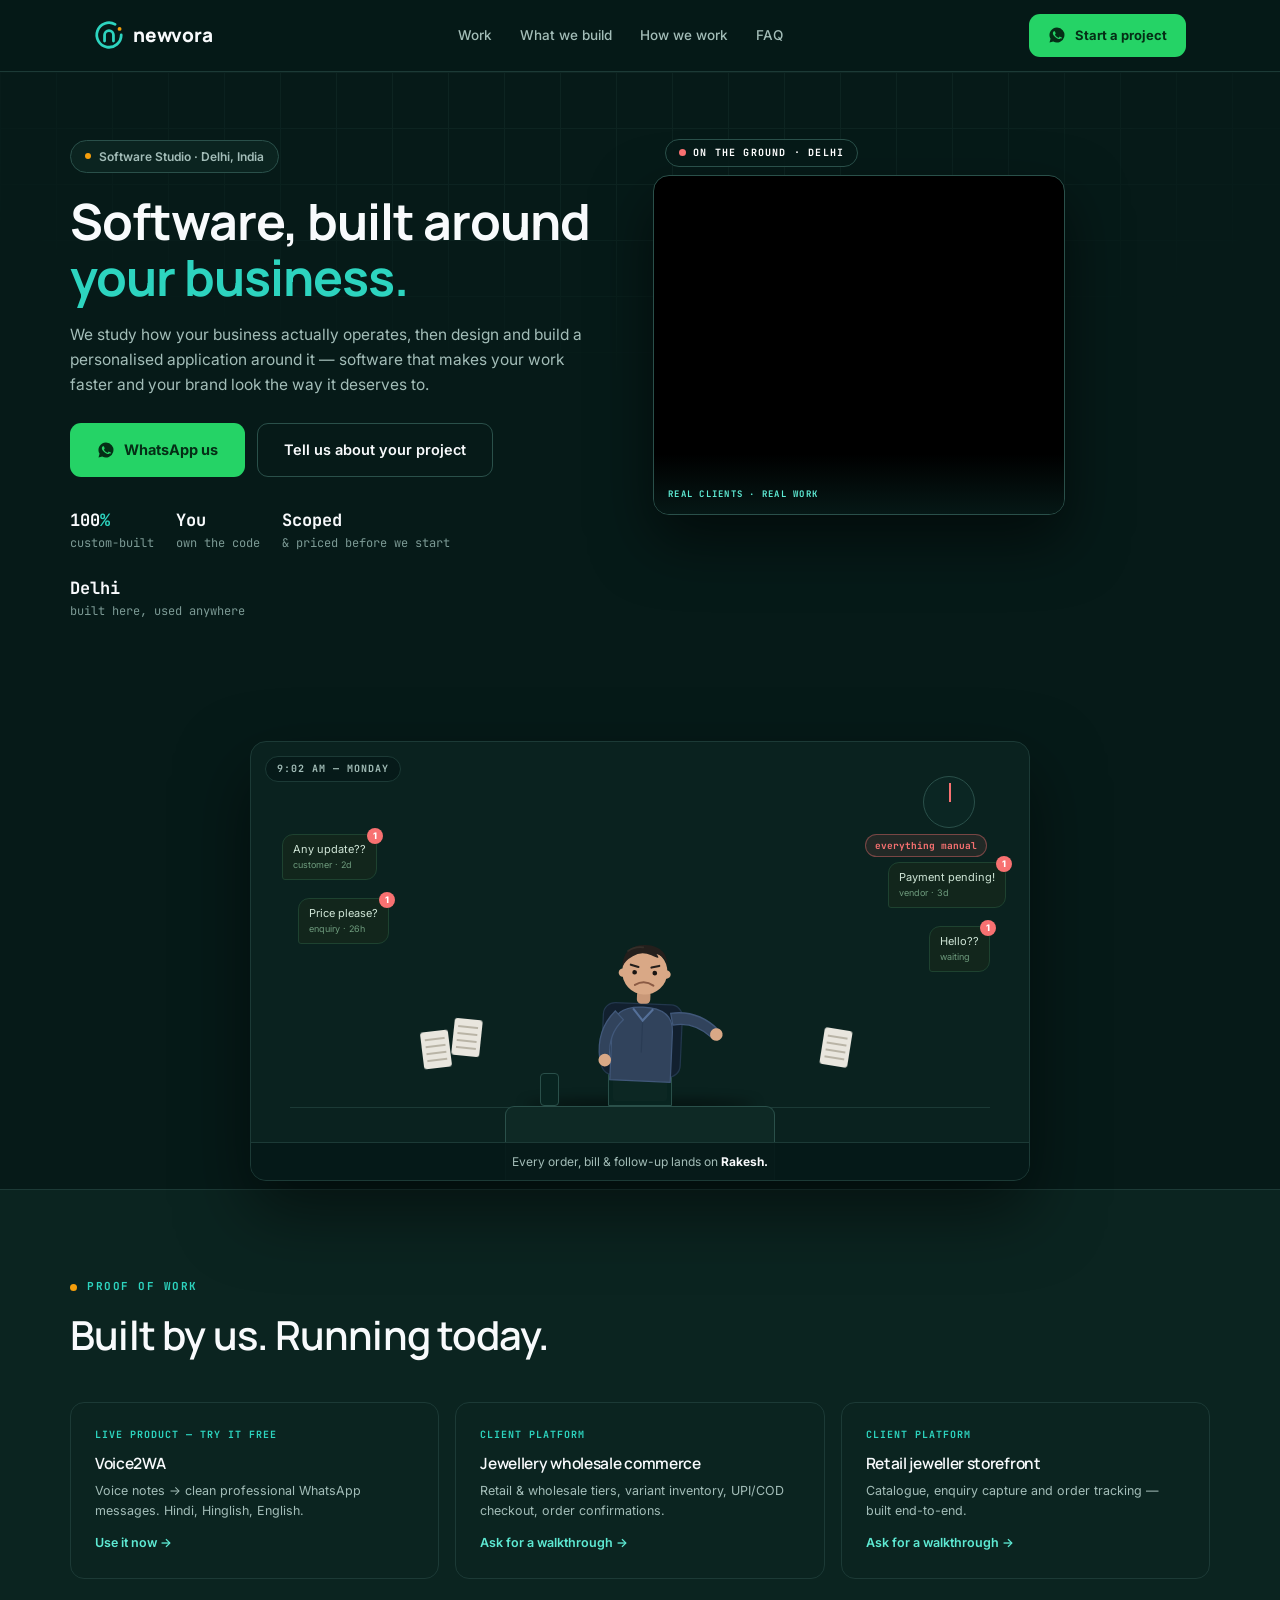
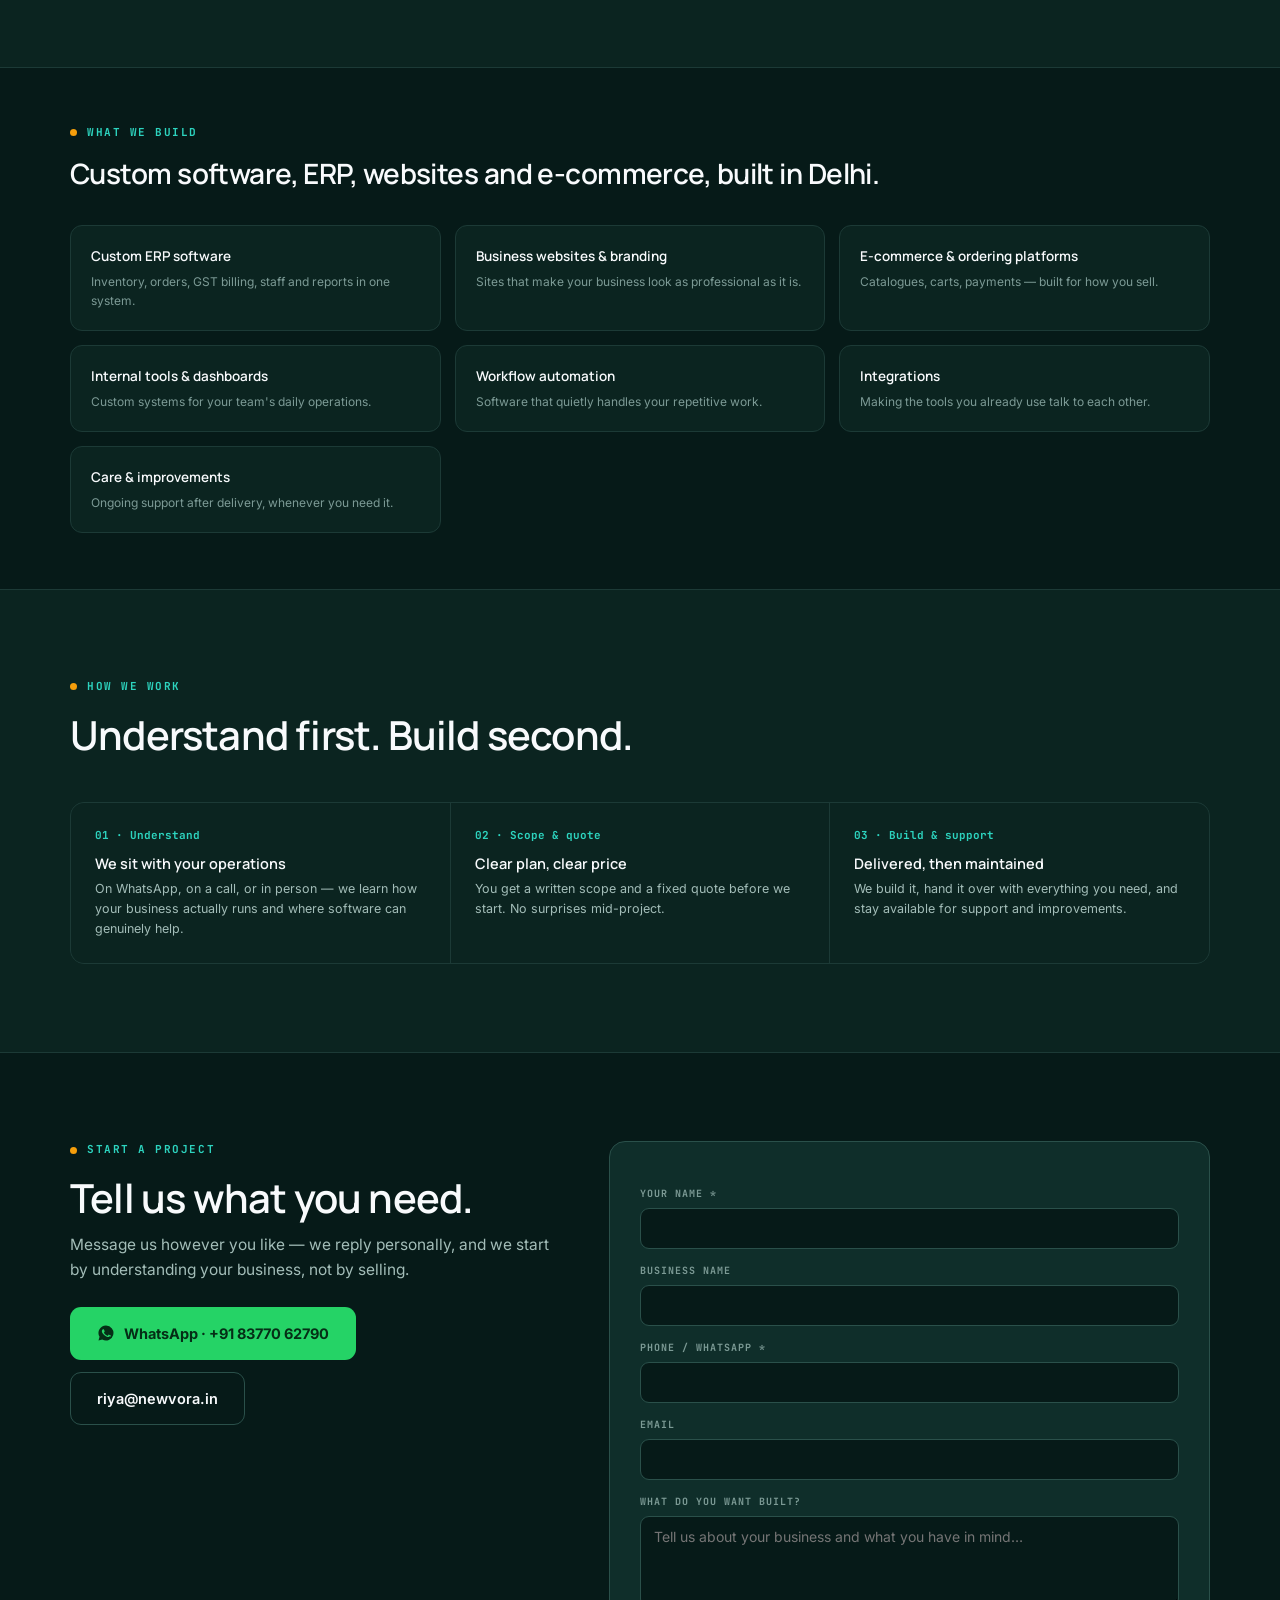
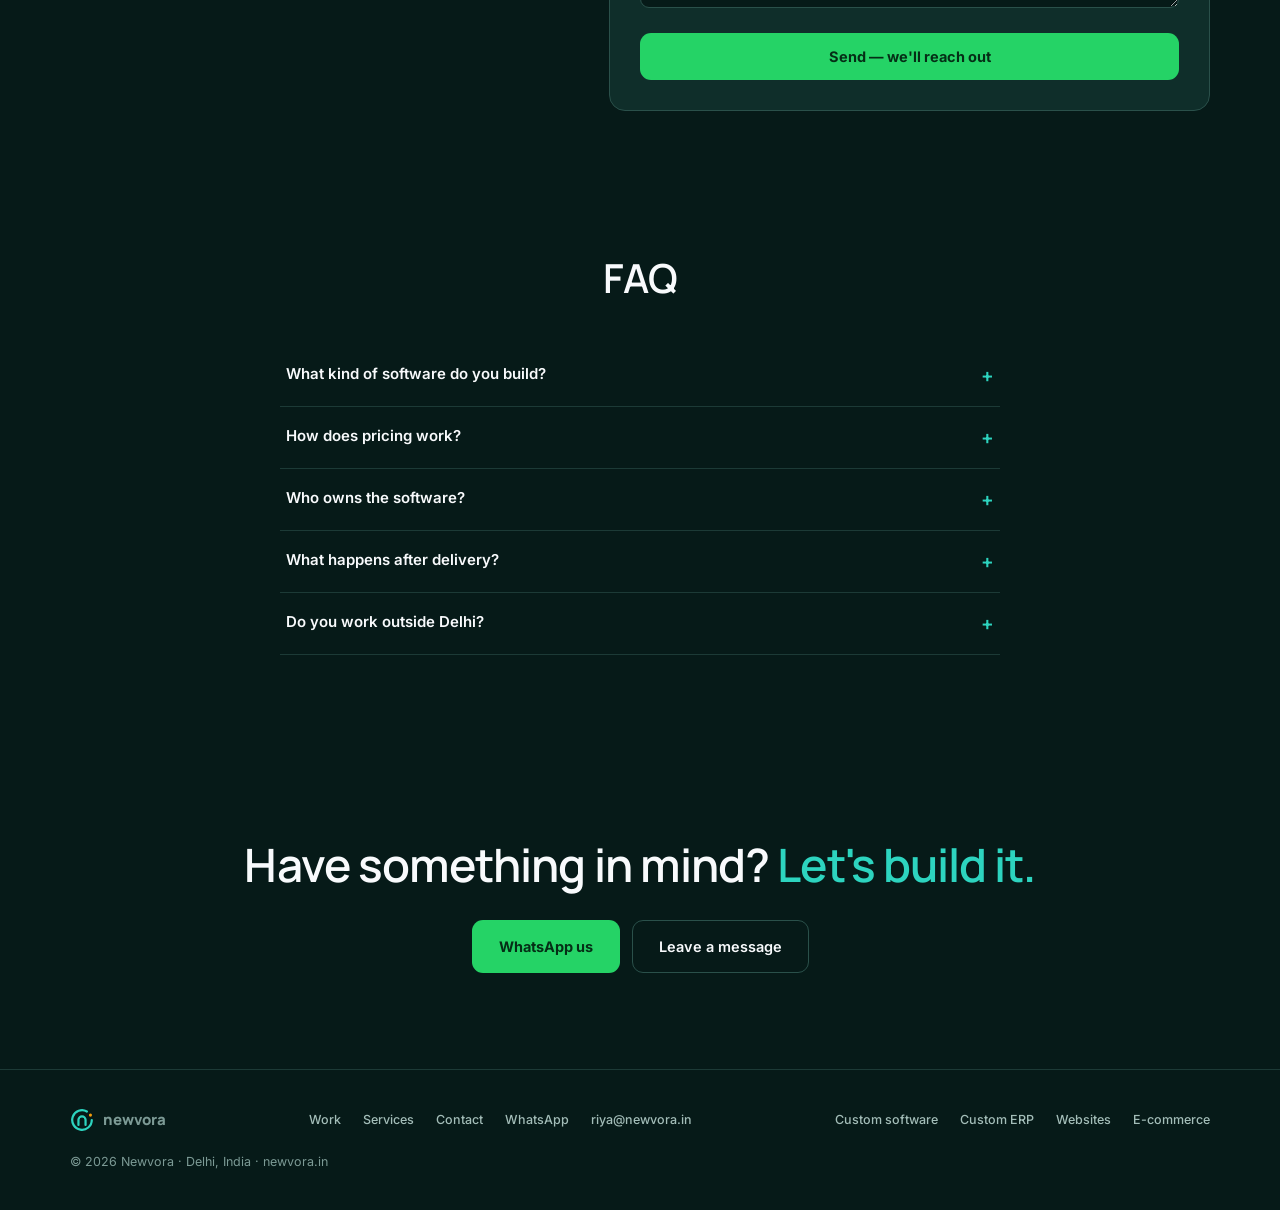
<file: index.html>
<!DOCTYPE html>
<html lang="en">
<head>
<meta charset="UTF-8">
<meta name="viewport" content="width=device-width, initial-scale=1.0">
<title>Newvora — Custom Software, ERP &amp; Website Development Company in Delhi</title>
<meta name="description" content="Newvora is a Delhi-based software studio building custom software, ERP systems, business websites and e-commerce platforms around how your business actually works. Written scope and fixed quote before we start.">
<meta name="robots" content="index, follow, max-image-preview:large">
<link rel="canonical" href="https://newvora.in/">
<meta property="og:title" content="Newvora — Personalised software for your business">
<meta property="og:description" content="Custom applications, built around how your business actually works.">
<meta property="og:type" content="website">
<meta property="og:url" content="https://newvora.in">
<link rel="icon" href="/favicon.svg" type="image/svg+xml">
<link rel="icon" href="/favicon.ico" sizes="32x32">
<link rel="apple-touch-icon" href="/apple-touch-icon.png">
<meta name="theme-color" content="#061A18">
<meta property="og:image" content="https://newvora.in/brand/og-image.png">
<script type="application/ld+json">[{"@context": "https://schema.org", "@type": "ProfessionalService", "@id": "https://newvora.in/#org", "name": "Newvora", "url": "https://newvora.in/", "logo": "https://newvora.in/brand/newvora-icon-1200.png", "image": "https://newvora.in/brand/og-image.png", "description": "Delhi-based software studio that designs and builds custom software, ERP systems, business websites and e-commerce platforms for small and medium businesses.", "telephone": "+91-8377062790", "email": "hello@newvora.in", "priceRange": "Fixed quote after scoping", "address": {"@type": "PostalAddress", "addressLocality": "New Delhi", "addressRegion": "Delhi", "addressCountry": "IN"}, "areaServed": [{"@type": "City", "name": "Delhi"}, {"@type": "AdministrativeArea", "name": "Delhi NCR"}, {"@type": "Country", "name": "India"}], "founder": {"@type": "Person", "name": "Riya Yadav", "jobTitle": "Founder"}, "knowsAbout": ["Custom software development", "Custom ERP software", "Website development", "E-commerce development", "Workflow automation", "Business software integrations"], "hasOfferCatalog": {"@type": "OfferCatalog", "name": "Software services", "itemListElement": [{"@type": "Offer", "itemOffered": {"@type": "Service", "name": "Custom software development", "url": "https://newvora.in/custom-software-development/"}}, {"@type": "Offer", "itemOffered": {"@type": "Service", "name": "Custom ERP software", "url": "https://newvora.in/custom-erp-software/"}}, {"@type": "Offer", "itemOffered": {"@type": "Service", "name": "Website development", "url": "https://newvora.in/website-development/"}}, {"@type": "Offer", "itemOffered": {"@type": "Service", "name": "E-commerce and ordering platforms", "url": "https://newvora.in/ecommerce-development/"}}]}, "sameAs": []}, {"@context": "https://schema.org", "@type": "FAQPage", "mainEntity": [{"@type": "Question", "name": "What kind of software do you build?", "acceptedAnswer": {"@type": "Answer", "text": "Websites, e-commerce and ordering platforms, internal tools, dashboards, automations and integrations — always designed around your specific operations, never off a template."}}, {"@type": "Question", "name": "How does pricing work?", "acceptedAnswer": {"@type": "Answer", "text": "We first understand what you need, then give you a written scope and a fixed quote. You approve it before any work begins."}}, {"@type": "Question", "name": "Who owns the software?", "acceptedAnswer": {"@type": "Answer", "text": "You do. The code, the data, the accounts — everything we build for you belongs to you."}}, {"@type": "Question", "name": "What happens after delivery?", "acceptedAnswer": {"@type": "Answer", "text": "We hand over everything, walk your team through it, and remain available for support and improvements."}}, {"@type": "Question", "name": "Do you work outside Delhi?", "acceptedAnswer": {"@type": "Answer", "text": "Yes. We are Delhi-based and meet NCR clients in person; everywhere else we work over calls and WhatsApp."}}]}, {"@context": "https://schema.org", "@type": "WebSite", "name": "Newvora", "url": "https://newvora.in/"}]</script>
<link rel="preconnect" href="https://fonts.googleapis.com">
<link rel="preconnect" href="https://fonts.gstatic.com" crossorigin>
<link href="https://fonts.googleapis.com/css2?family=Manrope:wght@600;700;800&family=Inter:wght@400;500;600;700&family=JetBrains+Mono:wght@500;700&display=swap" rel="stylesheet">
<style>
:root{
  --bg:#061A18; --panel:#0B2420; --panel2:#0F2E2A; --line:#1C3A36; --line2:#2A504A;
  --text:#F8FAFC; --muted:#A3BDB8; --dim:#7C9A95;
  --accent:#2DD4BF; --accent-soft:#5EEAD4; --accent-dim:rgba(45,212,191,.12);
  --green:#10B981; --amber:#F59E0B; --wa:#25D366; --red:#F87171;
  --brass:#F59E0B; --brass-soft:#FBBF24; --ivory:#F8FAFC; --slate:#A3BDB8;
  --r:14px; --max:1140px;
}
*{box-sizing:border-box;margin:0;padding:0;}
html{scroll-behavior:smooth;}
body{background:var(--bg);color:var(--text);font-family:'Inter',system-ui,sans-serif;line-height:1.6;-webkit-font-smoothing:antialiased;font-size:15px;}
::selection{background:var(--accent);color:#061A18;}
a{color:inherit;text-decoration:none;}
section{padding:88px 24px;}
.wrap{max-width:var(--max);margin:0 auto;}
h1,h2,h3{font-family:'Manrope',sans-serif;letter-spacing:-.02em;}
h1{font-weight:700;} h2,h3{font-weight:600;}
h2{font-size:clamp(26px,3.8vw,40px);line-height:1.15;margin-bottom:12px;}
.mono{font-family:'JetBrains Mono',monospace;}
.kicker{font-family:'JetBrains Mono',monospace;font-size:11px;font-weight:700;letter-spacing:.14em;text-transform:uppercase;color:var(--accent);margin-bottom:16px;display:flex;align-items:center;gap:10px;}
.kicker::before{content:"";width:7px;height:7px;border-radius:50%;background:var(--amber);}
.lead{color:var(--muted);font-size:15.5px;max-width:600px;}
.btn{display:inline-flex;align-items:center;justify-content:center;gap:9px;font-weight:600;font-size:14.5px;padding:14px 26px;border-radius:11px;cursor:pointer;transition:.15s;border:1px solid transparent;font-family:'Inter';}
.btn-wa{background:var(--wa);color:#06281731;color:#052e16;font-weight:700;}
.btn-wa:hover{filter:brightness(1.08);transform:translateY(-1px);}
.btn-line{border-color:var(--line2);color:var(--text);background:transparent;}
.btn-line:hover{border-color:var(--accent);color:var(--accent-soft);}
.wa-ic{width:18px;height:18px;fill:#052e16;}
header{position:sticky;top:0;z-index:90;background:rgba(6,26,24,.87);backdrop-filter:blur(16px);border-bottom:1px solid var(--line);}
.nav{max-width:var(--max);margin:0 auto;display:flex;align-items:center;justify-content:space-between;padding:14px 24px;}
.logo{display:flex;align-items:center;gap:9px;font-family:'Manrope',sans-serif;font-weight:800;font-size:19px;letter-spacing:-.01em;}
.logo svg{width:30px;height:30px;}
.navlinks{display:flex;gap:28px;font-size:13.5px;font-weight:500;color:var(--muted);}
.navlinks a:hover{color:var(--text);}
.nav .btn{padding:10px 18px;font-size:13px;}
.burger{display:none;background:none;border:1px solid var(--line);color:var(--text);font-size:16px;border-radius:8px;padding:5px 11px;cursor:pointer;}

/* hero */
.hero{padding:68px 24px 56px;position:relative;overflow:hidden;}
.hero::before{content:"";position:absolute;inset:0;background-image:linear-gradient(var(--line) 1px, transparent 1px),linear-gradient(90deg, var(--line) 1px, transparent 1px);background-size:56px 56px;opacity:.32;mask-image:radial-gradient(ellipse 80% 70% at 50% 0%, #000 30%, transparent 75%);pointer-events:none;}
.hero .wrap{display:grid;grid-template-columns:1fr 1.05fr;gap:52px;align-items:center;position:relative;}
.chip{display:inline-flex;align-items:center;gap:8px;font-size:12px;font-weight:600;color:var(--muted);border:1px solid var(--line2);border-radius:100px;padding:6px 14px;margin-bottom:20px;background:var(--panel);}
.chip .dot{width:6px;height:6px;border-radius:50%;background:var(--amber);animation:blink 1.6s infinite;}
@keyframes blink{0%,100%{opacity:1}50%{opacity:.3}}
.hero h1{font-size:clamp(32px,4.4vw,50px);line-height:1.12;}
.hero h1 span{color:var(--red);}
.hero .lead{margin:18px 0 26px;}
.hero .lead b{color:var(--text);}
.hero-ctas{display:flex;gap:12px;flex-wrap:wrap;}
.metricbar{display:flex;gap:22px;margin-top:30px;flex-wrap:wrap;}
.metric{font-family:'JetBrains Mono',monospace;font-size:12px;color:var(--dim);}
.metric b{display:block;font-size:17px;color:var(--text);font-weight:700;}
.metric b i{font-style:normal;color:var(--accent);}
.metric b i.bad{color:var(--red);}

/* stage (Rakesh) — engine from v5, compact */
.stage{position:relative;height:440px;border-radius:16px;background:#0A221F;border:1px solid var(--line);overflow:hidden;box-shadow:0 30px 70px rgba(0,0,0,.5);will-change:transform;transition:transform .3s ease;}
.acttag{position:absolute;top:14px;left:14px;font-family:'JetBrains Mono',monospace;font-size:10px;font-weight:700;letter-spacing:.1em;text-transform:uppercase;color:var(--muted);border:1px solid var(--line);border-radius:100px;padding:4px 11px;transition:.4s;z-index:8;background:rgba(6,26,24,.8);}
.stage.act3 .acttag,.stage.act4 .acttag{color:var(--accent);border-color:var(--accent);}
.scene{position:absolute;inset:0;}
.floorline{position:absolute;bottom:72px;left:5%;right:5%;height:1px;background:var(--line);}
.human{position:absolute;bottom:73px;left:50%;transform:translateX(-50%);width:210px;height:210px;z-index:3;}
.human svg{width:100%;height:100%;overflow:visible;}
#hgroup{transition:transform .9s ease;transform-origin:125px 210px;animation:breathe 3.6s ease-in-out infinite;}
@keyframes breathe{0%,100%{scale:1;}50%{scale:1.008 1.015;}}
.stage.act1 #hgroup,.stage.act2 #hgroup{transform:translateY(9px) rotate(2.5deg);}
.stage.act4 #hgroup{transform:translateY(0) rotate(0);}
#armL,#armR{transition:transform .9s ease;}
.stage.act1 #armR,.stage.act2 #armR{transform:rotate(-58deg);transform-origin:158px 128px;}
.stage.act4 #armL{animation:typeL 1s ease-in-out infinite;transform-origin:92px 128px;}
.stage.act4 #armR{animation:typeR 1s ease-in-out .5s infinite;transform-origin:158px 128px;}
@keyframes typeL{0%,100%{transform:rotate(0)}50%{transform:rotate(4deg)}}
@keyframes typeR{0%,100%{transform:rotate(0)}50%{transform:rotate(-4deg)}}
#mouthSad,#mouthHappy,#browL,#browR{transition:opacity .5s;}
#mouthHappy{opacity:0;}
.stage.act4 #mouthSad{opacity:0;} .stage.act4 #mouthHappy{opacity:1;}
.stage.act1 #browL{transform:rotate(14deg);transform-origin:112px 76px;}
.stage.act1 #browR{transform:rotate(-14deg);transform-origin:138px 76px;}
#eyeL,#eyeR{animation:blinkE 4.2s infinite;transform-origin:center;}
@keyframes blinkE{0%,94%,100%{transform:scaleY(1)}96%{transform:scaleY(.1)}}
.sweat{position:absolute;top:44px;left:56%;width:8px;height:12px;background:#7FC8EE;border-radius:50% 50% 60% 60%;opacity:0;z-index:4;}
.stage.act1 .sweat,.stage.act2 .sweat{animation:sweatdrop 2.2s ease-in infinite .6s;}
@keyframes sweatdrop{0%{opacity:0;transform:translateY(0);}15%{opacity:.9;}70%{opacity:.9;transform:translateY(24px);}100%{opacity:0;transform:translateY(32px);}}
.deskshadow{position:absolute;bottom:70px;left:50%;transform:translateX(-50%);width:230px;height:10px;border-radius:50%;background:rgba(0,0,0,.55);filter:blur(6px);z-index:1;}
.desk{position:absolute;bottom:0;left:50%;transform:translateX(-50%);width:270px;height:74px;border-radius:9px 9px 0 0;background:#0E2925;border:1.5px solid var(--line2);border-bottom:none;z-index:2;}
.laptop{position:absolute;bottom:74px;left:50%;transform:translateX(-50%);width:64px;height:40px;border-radius:5px 5px 0 0;background:#082420;border:1.5px solid var(--line2);z-index:2;transition:.7s;}
.laptop::after{content:"";position:absolute;inset:4px;border-radius:3px;background:#0C2723;transition:.7s;}
.stage.act4 .laptop{border-color:var(--accent);box-shadow:0 0 24px rgba(45,212,191,.45);}
.stage.act4 .laptop::after{background:var(--accent-dim);}
.phone{position:absolute;bottom:74px;left:calc(50% - 100px);width:19px;height:33px;background:#082420;border:1.5px solid var(--line2);border-radius:4px;z-index:2;}
.stage.act1 .phone{animation:buzz .28s linear infinite;}
@keyframes buzz{0%,100%{transform:rotate(0)}25%{transform:rotate(-5deg)}75%{transform:rotate(5deg)}}
.clock{position:absolute;top:34px;right:7%;width:52px;height:52px;border-radius:50%;border:1.5px solid var(--line2);background:#0B2623;z-index:2;}
.clock .hand{position:absolute;left:50%;bottom:50%;width:2px;height:19px;background:var(--red);transform-origin:bottom center;animation:spinhand 2.4s linear infinite;}
@keyframes spinhand{from{transform:translateX(-50%) rotate(0)}to{transform:translateX(-50%) rotate(360deg)}}
.clocklbl{position:absolute;top:92px;right:calc(7% - 12px);font-family:'JetBrains Mono',monospace;font-size:9.5px;font-weight:700;color:var(--red);background:rgba(248,113,113,.1);border:1px solid rgba(248,113,113,.4);border-radius:100px;padding:3px 9px;z-index:2;transition:.5s;}
.stage.act3 .clock .hand,.stage.act4 .clock .hand{animation-duration:60s;background:var(--green);}
.stage.act3 .clocklbl,.stage.act4 .clocklbl{color:var(--green);background:rgba(16,185,129,.1);border-color:rgba(16,185,129,.4);}
.bub{position:absolute;max-width:158px;background:#12261C;border:1px solid #1E4230;color:#CFE5D6;font-size:11px;line-height:1.4;border-radius:11px 11px 11px 3px;padding:7px 10px;opacity:0;z-index:4;}
.bub .t{display:block;font-size:9px;color:#6E9B7D;margin-top:2px;}
.bub.unread::after{content:"1";position:absolute;top:-7px;right:-7px;width:16px;height:16px;border-radius:50%;background:var(--red);color:#fff;font-size:9px;font-weight:800;display:flex;align-items:center;justify-content:center;}
.stage.act1 .bub{animation:bubin .55s cubic-bezier(.3,1.4,.4,1) forwards;}
@keyframes bubin{from{opacity:0;transform:translateY(14px) scale(.85);}to{opacity:1;transform:none;}}
.stage.act2 .bub{opacity:1;}
.stage.act3 .bub,.stage.act4 .bub{animation:swirl .9s ease-in forwards;}
@keyframes swirl{to{opacity:0;transform:translateY(-220px) translateX(170px) rotate(38deg) scale(.6);}}
.paper{position:absolute;width:28px;height:37px;background:#E9E6DE;border-radius:3px;opacity:0;z-index:2;}
.paper::before,.paper::after{content:"";position:absolute;left:4px;right:4px;height:2px;background:#B9B4A6;}
.paper::before{top:7px;} .paper::after{top:14px;box-shadow:0 7px 0 #B9B4A6, 0 14px 0 #B9B4A6;}
.stage.act1 .paper{animation:drop 1.1s cubic-bezier(.5,1.6,.4,1) forwards;}
.stage.act2 .paper{opacity:1;}
@keyframes drop{0%{opacity:0;transform:translateY(-280px) rotate(var(--rot,8deg));}70%{opacity:1;}100%{opacity:1;transform:translateY(0) rotate(var(--rot,8deg));}}
.stage.act3 .paper,.stage.act4 .paper{animation:swirl .9s ease-in forwards;}
.statwrap{position:absolute;inset:0;display:flex;align-items:center;justify-content:center;gap:12px;flex-wrap:wrap;padding:0 6%;z-index:6;pointer-events:none;}
.stat{background:rgba(6,26,24,.93);border:1px solid rgba(248,113,113,.4);border-radius:12px;padding:13px 16px;text-align:center;opacity:0;transform:translateY(16px);min-width:128px;}
.stat .n{font-family:'JetBrains Mono',monospace;font-size:22px;font-weight:700;color:var(--red);}
.stat .l{font-size:10.5px;color:var(--muted);margin-top:5px;max-width:150px;}
.stage.act2 .stat{animation:statin .6s cubic-bezier(.2,1.3,.4,1) forwards;}
@keyframes statin{to{opacity:1;transform:none;}}
.spark{position:absolute;top:40%;left:50%;transform:translate(-50%,-50%) scale(.4);font-family:'Manrope';font-weight:700;font-size:26px;color:var(--accent);opacity:0;text-shadow:0 0 34px rgba(45,212,191,.65);z-index:7;}
.spark i{font-style:normal;color:var(--text);}
.spark::after{content:"";display:inline-block;width:9px;height:9px;border-radius:50%;background:var(--amber);margin-left:5px;vertical-align:super;}
.stage.act3 .spark{animation:sparkin .9s cubic-bezier(.2,1.4,.4,1) forwards;}
@keyframes sparkin{to{opacity:1;transform:translate(-50%,-50%) scale(1);}}
.stage.act4 .spark{opacity:0;transition:.4s;}
.ring{position:absolute;top:40%;left:50%;width:10px;height:10px;border-radius:50%;border:1.5px solid var(--accent);transform:translate(-50%,-50%);opacity:0;z-index:6;}
.stage.act3 .ring{animation:ringout 1.4s ease-out .15s infinite;}
@keyframes ringout{0%{opacity:.8;width:10px;height:10px;}100%{opacity:0;width:320px;height:320px;}}
.chip2{position:absolute;background:rgba(6,26,24,.9);border:1px solid rgba(16,185,129,.5);color:var(--green);font-size:10px;font-weight:700;border-radius:100px;padding:4px 10px;opacity:0;transform:scale(.5);z-index:5;white-space:nowrap;}
.stage.act4 .chip2{animation:tickin .55s cubic-bezier(.2,1.5,.4,1) forwards;}
@keyframes tickin{to{opacity:1;transform:scale(1);}}
.storycap{position:absolute;bottom:0;left:0;right:0;text-align:center;font-size:12px;color:var(--muted);transition:.4s;padding:9px 14px;z-index:9;background:rgba(6,26,24,.92);border-top:1px solid var(--line);}
.storycap b{color:var(--text);}
.stage.act4 .storycap b{color:var(--accent-soft);}

/* founder hero — animated media collage */
.herovid{position:relative;height:460px;will-change:transform;transition:transform .3s ease;}
.ctile{position:absolute;border-radius:16px;overflow:hidden;border:1px solid var(--line2);background:#000;box-shadow:0 26px 60px rgba(0,0,0,.55);transition:opacity .7s cubic-bezier(.2,.8,.2,1), transform .7s cubic-bezier(.2,.8,.2,1);}
.ctile video{display:block;width:100%;height:100%;object-fit:cover;}
.ctile.main{left:0;top:24px;width:74%;height:74%;z-index:3;}
.ctile.tr{right:0;top:0;width:38%;height:38%;z-index:4;transform:rotate(2.5deg);}
.ctile.br{right:4%;bottom:0;width:44%;height:40%;z-index:5;transform:rotate(-2deg);}
.ctile.out{opacity:0;transform:translateY(-26px) scale(.92) rotate(-3deg);}
.ctile.in{opacity:0;transform:translateY(26px) scale(.94);}
.ctile .cshade{position:absolute;inset:auto 0 0 0;padding:26px 14px 10px;background:linear-gradient(to top, rgba(6,26,24,.9), transparent);pointer-events:none;}
.ctile .cl{font-family:'JetBrains Mono',monospace;font-size:9px;font-weight:700;letter-spacing:.14em;text-transform:uppercase;color:var(--accent-soft);}
.hv-tag{position:absolute;top:-12px;left:12px;z-index:6;font-family:'JetBrains Mono',monospace;font-size:10px;font-weight:700;letter-spacing:.12em;color:#fff;background:rgba(6,26,24,.9);border:1px solid var(--line2);border-radius:100px;padding:5px 13px;}
.hv-tag .reddot{display:inline-block;width:7px;height:7px;border-radius:50%;background:var(--red);margin-right:7px;animation:blink 1.4s infinite;}
.storyband{max-width:780px;margin:0 auto;}
@media(max-width:980px){ .herovid{height:400px;} }

/* live demo band */
.demoband{background:var(--panel);border-top:1px solid var(--line);border-bottom:1px solid var(--line);}
.demoband .wrap{display:grid;grid-template-columns:1.2fr auto;gap:28px;align-items:center;padding:44px 0;}
.demoband h3{font-size:clamp(19px,2.6vw,26px);}
.demoband h3 b{color:var(--accent-soft);}
.demoband p{color:var(--muted);font-size:13.5px;margin-top:6px;}
.demoband .btn{font-size:15px;}


/* contact form */
.flabel{display:block;font-family:'JetBrains Mono',monospace;font-size:10px;font-weight:700;letter-spacing:.1em;text-transform:uppercase;color:var(--dim);margin:14px 0 6px;}
.finput{width:100%;background:var(--bg);border:1px solid var(--line2);color:var(--text);padding:11px 13px;border-radius:9px;font-size:14px;font-family:'Inter';}
.finput:focus{outline:none;border-color:var(--accent);}
textarea.finput{resize:vertical;}

/* steps */
.steps{display:grid;grid-template-columns:repeat(3,1fr);gap:1px;background:var(--line);border:1px solid var(--line);border-radius:var(--r);overflow:hidden;margin-top:44px;}
.step{background:var(--panel);padding:24px;}
.step .n{font-family:'JetBrains Mono',monospace;font-size:11px;color:var(--accent);font-weight:700;margin-bottom:8px;}
.step b{display:block;font-size:14.5px;margin-bottom:4px;font-family:'Manrope';font-weight:600;}
.step p{font-size:12.5px;color:var(--muted);}
/* portfolio */
.workgrid{display:grid;grid-template-columns:repeat(3,1fr);gap:16px;margin-top:44px;perspective:1400px;}
.wcard{background:var(--panel);border:1px solid var(--line);border-radius:var(--r);padding:24px;transition:.2s;transform-style:preserve-3d;}
.wcard:hover{border-color:var(--line2);transform:translateY(-3px);}
.wcard .wk{font-family:'JetBrains Mono',monospace;font-size:10px;font-weight:700;letter-spacing:.1em;text-transform:uppercase;color:var(--accent);margin-bottom:8px;}
.wcard h3{font-size:15.5px;margin-bottom:5px;}
.wcard p{font-size:12.5px;color:var(--muted);}
.wcard a.wl{margin-top:12px;display:inline-block;font-weight:600;font-size:12.5px;color:var(--accent-soft);}
.wcard a.wl:hover{color:var(--text);}
/* services */
.upsell{display:grid;grid-template-columns:repeat(3,1fr);gap:14px;margin-top:36px;}
.up{display:block;background:var(--panel);border:1px solid var(--line);border-radius:12px;padding:20px;transition:.15s;}
a.up:hover{border-color:var(--accent);}
.up b{font-family:'Manrope';font-weight:600;font-size:13.5px;display:block;margin-bottom:4px;}
.up p{font-size:12px;color:var(--dim);}
/* contact */
.book .wrap{display:grid;grid-template-columns:.9fr 1.1fr;gap:48px;align-items:start;}
/* faq */
.faq{max-width:720px;margin:44px auto 0;}
.qa{border-bottom:1px solid var(--line);}
.qa button{width:100%;background:none;border:none;color:var(--text);text-align:left;padding:19px 6px;font-size:15px;font-weight:600;font-family:'Inter';cursor:pointer;display:flex;justify-content:space-between;gap:16px;}
.qa .plus{color:var(--accent);font-size:19px;transition:.2s;}
.qa .aa{max-height:0;overflow:hidden;transition:max-height .3s ease;}
.qa .aa p{padding:0 6px 19px;font-size:13.5px;color:var(--muted);}
.qa.open .plus{transform:rotate(45deg);}
footer{border-top:1px solid var(--line);padding:38px 24px;}
.foot{max-width:var(--max);margin:0 auto;display:flex;justify-content:space-between;align-items:center;gap:20px;flex-wrap:wrap;color:var(--dim);font-size:12.5px;}
.foot .fl{display:flex;gap:22px;font-weight:500;color:var(--muted);}
.foot .fl a:hover{color:var(--text);}
/* motion */
.reveal{opacity:0;transform:translateY(26px);transition:opacity .7s ease, transform .7s cubic-bezier(.2,.8,.2,1);}
.reveal.in{opacity:1;transform:none;}
@media (prefers-reduced-motion: reduce){ .reveal{opacity:1;transform:none;transition:none;} }
@media(max-width:980px){
  .hero .wrap,.book .wrap{grid-template-columns:1fr;}
  .workgrid,.upsell{grid-template-columns:1fr 1fr;}
  .steps{grid-template-columns:1fr;}
  .herovid{height:400px;}
}
@media(max-width:640px){
  section{padding:60px 16px;}
  .stage{height:420px;}
  .navlinks{display:none;position:absolute;top:100%;left:0;right:0;background:var(--bg);border-bottom:1px solid var(--line);flex-direction:column;padding:18px 24px;gap:16px;}
  .navlinks.open{display:flex;}
  .burger{display:block;}
  .workgrid,.upsell{grid-template-columns:1fr;}
  .hero-ctas .btn{flex:1;}
}
</style>
</head>
<body id="top">
<header>
  <div class="nav">
    <a href="#top" class="logo"><svg viewBox="6 6 108 108" xmlns="http://www.w3.org/2000/svg" aria-hidden="true"><path d="M104 60 A44 44 0 1 1 82 21.9" fill="none" stroke="#2DD4BF" stroke-width="10" stroke-linecap="round"/><circle cx="98.1" cy="38" r="7" fill="#F59E0B"/><path d="M44 82 V60 a16 16 0 0 1 32 0 V82" fill="none" stroke="#2DD4BF" stroke-width="10" stroke-linecap="round" stroke-linejoin="round"/></svg>newvora</a>
    <nav class="navlinks" id="navlinks"><a href="#work">Work</a><a href="#services">What we build</a><a href="#how">How we work</a><a href="#faq">FAQ</a></nav>
    <div style="display:flex;gap:10px;align-items:center;">
      <a class="btn btn-wa" href="#contact"><svg class="wa-ic" viewBox="0 0 24 24"><path d="M12 2a10 10 0 0 0-8.6 15.1L2 22l5-1.3A10 10 0 1 0 12 2Zm5.4 14.1c-.2.6-1.3 1.2-1.8 1.2-.5.1-1 .2-3.3-.7-2.8-1.1-4.6-4-4.7-4.2-.1-.2-1.1-1.5-1.1-2.9s.7-2 1-2.3c.2-.3.5-.3.7-.3h.5c.2 0 .4 0 .6.5l.9 2.1c.1.2.1.4 0 .6l-.4.6-.4.5c-.1.1-.3.3-.1.6.2.3.8 1.4 1.8 2.2 1.2 1.1 2.3 1.4 2.6 1.6.3.1.5.1.7-.1l1-1.2c.2-.3.4-.2.7-.1l2 1c.3.1.5.2.6.3 0 .2 0 .7-.3 1.5Z"/></svg>Start a project</a>
      <button class="burger" onclick="document.getElementById('navlinks').classList.toggle('open')">☰</button>
    </div>
  </div>
</header>

<section class="hero">
  <div class="wrap">
    <div>
      <span class="chip"><span class="dot"></span>Software Studio · Delhi, India</span>
      <h1>Software, built around <span style="color:var(--accent);">your business.</span></h1>
      <p class="lead">We study how your business actually operates, then design and build a personalised application around it — software that makes your work faster and your brand look the way it deserves to.</p>
      <div class="hero-ctas">
        <a class="btn btn-wa" href="https://wa.me/918377062790?text=Hi%20Newvora%2C%20I%20want%20to%20discuss%20a%20software%20project%20for%20my%20business." target="_blank" rel="noopener"><svg class="wa-ic" viewBox="0 0 24 24"><path d="M12 2a10 10 0 0 0-8.6 15.1L2 22l5-1.3A10 10 0 1 0 12 2Zm5.4 14.1c-.2.6-1.3 1.2-1.8 1.2-.5.1-1 .2-3.3-.7-2.8-1.1-4.6-4-4.7-4.2-.1-.2-1.1-1.5-1.1-2.9s.7-2 1-2.3c.2-.3.5-.3.7-.3h.5c.2 0 .4 0 .6.5l.9 2.1c.1.2.1.4 0 .6l-.4.6-.4.5c-.1.1-.3.3-.1.6.2.3.8 1.4 1.8 2.2 1.2 1.1 2.3 1.4 2.6 1.6.3.1.5.1.7-.1l1-1.2c.2-.3.4-.2.7-.1l2 1c.3.1.5.2.6.3 0 .2 0 .7-.3 1.5Z"/></svg>WhatsApp us</a>
        <a href="#contact" class="btn btn-line">Tell us about your project</a>
      </div>
      <div class="metricbar">
        <div class="metric"><b>100<i>%</i></b>custom-built</div>
        <div class="metric"><b>You</b>own the code</div>
        <div class="metric"><b>Scoped</b>&amp; priced before we start</div>
        <div class="metric"><b>Delhi</b>built here, used anywhere</div>
      </div>
    </div>
    <div class="herovid" id="herovid">
      <span class="hv-tag"><span class="reddot"></span>ON THE GROUND · DELHI</span>
      <div class="ctile main"><video autoplay muted loop playsinline preload="metadata"></video><div class="cshade"><span class="cl">REAL CLIENTS · REAL WORK</span></div></div>
      <div class="ctile tr"><video autoplay muted loop playsinline preload="metadata"></video></div>
      <div class="ctile br"><video autoplay muted loop playsinline preload="metadata"></video><div class="cshade"><span class="cl">RIYA · FOUNDER</span></div></div>
    </div>
  </div>
</section>

<section style="padding:64px 24px 8px;">
  <div class="storyband">
    <div class="stage act1" id="story">
      <span class="acttag" id="acttag">9:02 AM — Monday</span>
      <div class="scene">
        <div class="floorline"></div>
        <div class="human"><svg viewBox="0 0 250 250" xmlns="http://www.w3.org/2000/svg" aria-hidden="true"><g id="hgroup"><rect x="78" y="118" width="94" height="86" rx="14" fill="#12202F" stroke="#22374C" stroke-width="1.5"/><path d="M89 210 L89 150 Q89 122 125 122 Q161 122 161 150 L161 210 Z" fill="#31435C" stroke="#41587A" stroke-width="1.5"/><path d="M113 124 L125 138 L137 124" fill="none" stroke="#557099" stroke-width="2.5"/><line x1="125" y1="140" x2="125" y2="176" stroke="#283A52" stroke-width="1.5" opacity=".7"/><g id="armL"><path d="M92 128 Q70 152 76 186 L88 184 Q84 156 102 138 Z" fill="#31435C" stroke="#41587A" stroke-width="1.5"/><circle cx="82" cy="187" r="7.5" fill="#D9A886"/></g><g id="armR"><path d="M158 128 Q180 152 174 186 L162 184 Q166 156 148 138 Z" fill="#31435C" stroke="#41587A" stroke-width="1.5"/><circle cx="168" cy="187" r="7.5" fill="#D9A886"/></g><rect x="117" y="102" width="16" height="16" rx="5" fill="#C99878"/><circle cx="99" cy="82" r="5" fill="#D9A886"/><circle cx="151" cy="82" r="5" fill="#D9A886"/><circle cx="125" cy="80" r="27" fill="#D9A886"/><path d="M98 76 Q98 48 125 48 Q152 48 152 76 Q152 62 138 58 Q145 66 132 60 Q120 55 110 62 Q100 68 98 76 Z" fill="#241F1C"/><path d="M104 56 Q112 50 122 51" fill="none" stroke="#3A322C" stroke-width="2" stroke-linecap="round" opacity=".8"/><rect id="browL" x="106" y="72" width="12" height="2.6" rx="1.3" fill="#241F1C"/><rect id="browR" x="132" y="72" width="12" height="2.6" rx="1.3" fill="#241F1C"/><circle id="eyeL" cx="113" cy="81" r="2.8" fill="#1A1512"/><circle id="eyeR" cx="137" cy="81" r="2.8" fill="#1A1512"/><path id="mouthSad" d="M114 96 Q125 89 136 96" fill="none" stroke="#8A5A44" stroke-width="2.4" stroke-linecap="round"/><path id="mouthHappy" d="M114 92 Q125 101 136 92" fill="none" stroke="#8A5A44" stroke-width="2.4" stroke-linecap="round"/></g></svg></div>
        <div class="sweat"></div><div class="deskshadow"></div>
        <div class="desk"></div><div class="laptop"></div><div class="phone"></div>
        <div class="clock"><div class="hand"></div></div>
        <div class="clocklbl" id="clocklbl">everything manual</div>
        <div class="bub unread" style="left:4%;top:92px;animation-delay:.4s;">Any update??<span class="t">customer · 2d</span></div>
        <div class="bub unread" style="left:6%;top:156px;animation-delay:1.3s;">Price please?<span class="t">enquiry · 26h</span></div>
        <div class="bub unread" style="right:3%;top:120px;animation-delay:.9s;">Payment pending!<span class="t">vendor · 3d</span></div>
        <div class="bub unread" style="right:5%;top:184px;animation-delay:1.8s;">Hello??<span class="t">waiting</span></div>
        <div class="paper" style="left:22%;bottom:112px;--rot:-7deg;animation-delay:.2s;"></div>
        <div class="paper" style="left:26%;bottom:124px;--rot:6deg;animation-delay:.7s;"></div>
        <div class="paper" style="right:23%;bottom:114px;--rot:9deg;animation-delay:.45s;"></div>
        <div class="ring"></div><div class="spark">new<i>vora</i></div>
        <div class="chip2" style="top:62px;left:4%;animation-delay:.3s;">✓ Orders organised</div>
        <div class="chip2" style="top:104px;left:4%;animation-delay:.9s;">✓ Bills filed</div>
        <div class="chip2" style="top:62px;right:4%;animation-delay:.6s;">✓ Enquiries answered</div>
        <div class="chip2" style="top:104px;right:4%;animation-delay:1.2s;">✓ Reports ready</div>
      </div>
      <div class="storycap" id="storycap">Every order, bill &amp; follow-up lands on <b>Rakesh.</b></div>
    </div>
  </div>
</section>

<section id="work" style="background:var(--panel);border-top:1px solid var(--line);border-bottom:1px solid var(--line);">
  <div class="wrap">
    <div class="kicker">proof of work</div>
    <h2>Built by us. Running today.</h2>
    <div class="workgrid">
      <div class="wcard"><div class="wk">Live product — try it free</div><h3>Voice2WA</h3><p>Voice notes → clean professional WhatsApp messages. Hindi, Hinglish, English.</p><a class="wl" href="https://whatsapp-theta-nine.vercel.app/" target="_blank" rel="noopener">Use it now →</a></div>
      <div class="wcard"><div class="wk">Client platform</div><h3>Jewellery wholesale commerce</h3><p>Retail &amp; wholesale tiers, variant inventory, UPI/COD checkout, order confirmations.</p><a class="wl" href="https://wa.me/918377062790?text=Show%20me%20the%20jewellery%20platform%20walkthrough" target="_blank" rel="noopener">Ask for a walkthrough →</a></div>
      <div class="wcard"><div class="wk">Client platform</div><h3>Retail jeweller storefront</h3><p>Catalogue, enquiry capture and order tracking — built end-to-end.</p><a class="wl" href="https://wa.me/918377062790?text=Show%20me%20the%20storefront%20walkthrough" target="_blank" rel="noopener">Ask for a walkthrough →</a></div>
    </div>
  </div>
</section>

<section id="services" style="padding-top:56px;padding-bottom:56px;">
  <div class="wrap">
    <div class="kicker">what we build</div>
    <h2 style="font-size:clamp(20px,2.8vw,28px);">Custom software, ERP, websites and e-commerce, built in Delhi.</h2>
    <div class="upsell">
      <a class="up" href="/custom-erp-software/"><b>Custom ERP software</b><p>Inventory, orders, GST billing, staff and reports in one system.</p></a>
      <a class="up" href="/website-development/"><b>Business websites &amp; branding</b><p>Sites that make your business look as professional as it is.</p></a>
      <a class="up" href="/ecommerce-development/"><b>E-commerce &amp; ordering platforms</b><p>Catalogues, carts, payments — built for how you sell.</p></a>
      <a class="up" href="/custom-software-development/"><b>Internal tools &amp; dashboards</b><p>Custom systems for your team&#39;s daily operations.</p></a>
      <a class="up" href="/custom-software-development/"><b>Workflow automation</b><p>Software that quietly handles your repetitive work.</p></a>
      <div class="up"><b>Integrations</b><p>Making the tools you already use talk to each other.</p></div>
      <div class="up"><b>Care &amp; improvements</b><p>Ongoing support after delivery, whenever you need it.</p></div>
    </div>
  </div>
</section>

<section id="how" style="background:var(--panel);border-top:1px solid var(--line);border-bottom:1px solid var(--line);">
  <div class="wrap">
    <div class="kicker">how we work</div>
    <h2>Understand first. Build second.</h2>
    <div class="steps">
      <div class="step"><div class="n">01 · Understand</div><b>We sit with your operations</b><p>On WhatsApp, on a call, or in person — we learn how your business actually runs and where software can genuinely help.</p></div>
      <div class="step"><div class="n">02 · Scope &amp; quote</div><b>Clear plan, clear price</b><p>You get a written scope and a fixed quote before we start. No surprises mid-project.</p></div>
      <div class="step"><div class="n">03 · Build &amp; support</div><b>Delivered, then maintained</b><p>We build it, hand it over with everything you need, and stay available for support and improvements.</p></div>
    </div>
  </div>
</section>

<section id="contact" class="book">
  <div class="wrap">
    <div>
      <div class="kicker">start a project</div>
      <h2>Tell us what you need.</h2>
      <p class="lead">Message us however you like — we reply personally, and we start by understanding your business, not by selling.</p>
      <div style="margin-top:24px;display:flex;flex-direction:column;gap:12px;align-items:flex-start;">
        <a class="btn btn-wa" href="https://wa.me/918377062790?text=Hi%20Newvora%2C%20I%20want%20to%20discuss%20a%20software%20project." target="_blank" rel="noopener"><svg class="wa-ic" viewBox="0 0 24 24"><path d="M12 2a10 10 0 0 0-8.6 15.1L2 22l5-1.3A10 10 0 1 0 12 2Zm5.4 14.1c-.2.6-1.3 1.2-1.8 1.2-.5.1-1 .2-3.3-.7-2.8-1.1-4.6-4-4.7-4.2-.1-.2-1.1-1.5-1.1-2.9s.7-2 1-2.3c.2-.3.5-.3.7-.3h.5c.2 0 .4 0 .6.5l.9 2.1c.1.2.1.4 0 .6l-.4.6-.4.5c-.1.1-.3.3-.1.6.2.3.8 1.4 1.8 2.2 1.2 1.1 2.3 1.4 2.6 1.6.3.1.5.1.7-.1l1-1.2c.2-.3.4-.2.7-.1l2 1c.3.1.5.2.6.3 0 .2 0 .7-.3 1.5Z"/></svg>WhatsApp · +91 83770 62790</a>
        <a class="btn btn-line" href="mailto:riya@newvora.in">riya@newvora.in</a>
      </div>
    </div>
    <div style="background:var(--panel2);border:1px solid var(--line2);border-radius:16px;padding:30px;">
      <form id="pForm">
        <label class="flabel">Your name *</label><input class="finput" id="p-name" required>
        <label class="flabel">Business name</label><input class="finput" id="p-biz">
        <label class="flabel">Phone / WhatsApp *</label><input class="finput" id="p-phone" required>
        <label class="flabel">Email</label><input class="finput" id="p-email" type="email">
        <label class="flabel">What do you want built?</label><textarea class="finput" id="p-msg" rows="4" placeholder="Tell us about your business and what you have in mind…"></textarea>
        <button class="btn btn-wa" type="submit" style="margin-top:18px;width:100%;">Send — we&#39;ll reach out</button>
        <div id="pOk" style="display:none;margin-top:14px;color:var(--green);font-weight:600;font-size:14px;">Received. We&#39;ll reach out to you shortly — thank you.</div>
      </form>
    </div>
  </div>
</section>

<section id="faq" style="padding-top:56px;">
  <div class="wrap">
    <h2 style="text-align:center;">FAQ</h2>
    <div class="faq">
      <div class="qa"><button onclick="toggleQA(this)">What kind of software do you build?<span class="plus">+</span></button><div class="aa"><p>Websites, e-commerce and ordering platforms, internal tools, dashboards, automations and integrations — always designed around your specific operations, never off a template.</p></div></div>
      <div class="qa"><button onclick="toggleQA(this)">How does pricing work?<span class="plus">+</span></button><div class="aa"><p>We first understand what you need, then give you a written scope and a fixed quote. You approve it before any work begins.</p></div></div>
      <div class="qa"><button onclick="toggleQA(this)">Who owns the software?<span class="plus">+</span></button><div class="aa"><p>You do. The code, the data, the accounts — everything we build for you belongs to you.</p></div></div>
      <div class="qa"><button onclick="toggleQA(this)">What happens after delivery?<span class="plus">+</span></button><div class="aa"><p>We hand over everything, walk your team through it, and remain available for support and improvements.</p></div></div>
      <div class="qa"><button onclick="toggleQA(this)">Do you work outside Delhi?<span class="plus">+</span></button><div class="aa"><p>Yes. We are Delhi-based and meet NCR clients in person; everywhere else we work over calls and WhatsApp.</p></div></div>
    </div>
  </div>
</section>

<section style="text-align:center;padding:96px 24px;">
  <div class="wrap">
    <h2 style="font-size:clamp(28px,4.4vw,46px);">Have something in mind? <span style="color:var(--accent);">Let&#39;s build it.</span></h2>
    <div style="display:flex;gap:12px;justify-content:center;flex-wrap:wrap;margin-top:28px;">
      <a class="btn btn-wa" href="https://wa.me/918377062790?text=Hi%20Newvora!%20I%20have%20a%20project%20in%20mind." target="_blank" rel="noopener">WhatsApp us</a>
      <a href="#contact" class="btn btn-line">Leave a message</a>
    </div>
  </div>
</section>

<footer>
  <div class="foot">
    <a href="#top" class="logo" style="font-size:15px;"><svg viewBox="6 6 108 108" xmlns="http://www.w3.org/2000/svg" style="width:24px;height:24px;" aria-hidden="true"><path d="M104 60 A44 44 0 1 1 82 21.9" fill="none" stroke="#2DD4BF" stroke-width="10" stroke-linecap="round"/><circle cx="98.1" cy="38" r="7" fill="#F59E0B"/><path d="M44 82 V60 a16 16 0 0 1 32 0 V82" fill="none" stroke="#2DD4BF" stroke-width="10" stroke-linecap="round" stroke-linejoin="round"/></svg>newvora</a>
    <nav class="fl"><a href="#work">Work</a><a href="#services">Services</a><a href="#contact">Contact</a><a href="https://wa.me/918377062790" target="_blank" rel="noopener">WhatsApp</a><a href="mailto:riya@newvora.in">riya@newvora.in</a></nav>
    <nav class="fl"><a href="/custom-software-development/">Custom software</a><a href="/custom-erp-software/">Custom ERP</a><a href="/website-development/">Websites</a><a href="/ecommerce-development/">E-commerce</a></nav>
    <div>© 2026 Newvora · Delhi, India · newvora.in</div>
  </div>
</footer>

<script>
/* Hero media collage */
(function(){
  const CLIPS=['hero.mp4','media/c2.mp4','media/c4.mp4','media/c3.mp4','media/c1.mp4'];
  const tiles=[...document.querySelectorAll('.ctile')];
  if(!tiles.length) return;
  const alive=[]; let probed=0;
  CLIPS.forEach(src=>{
    const v=document.createElement('video'); v.preload='metadata';
    v.onloadedmetadata=()=>{ alive.push(src); done(); };
    v.onerror=done; v.src=src;
    function done(){ if(++probed===CLIPS.length) start(); }
  });
  function setTile(t,src){ const v=t.querySelector('video'); v.src=src; v.play().catch(()=>{}); }
  function start(){
    alive.sort((a,b)=>CLIPS.indexOf(a)-CLIPS.indexOf(b));
    if(!alive.length){ tiles.forEach((t,i)=>{ if(i>0) t.style.display='none'; }); setTile(tiles[0],'hero.mp4'); return; }
    tiles.forEach((t,i)=>setTile(t, alive[i%alive.length]));
    let idx=Math.min(3,alive.length);
    if(alive.length<=tiles.length) return;
    let slot=0;
    setInterval(()=>{
      const t=tiles[slot];
      t.classList.add('out');
      setTimeout(()=>{
        setTile(t, alive[idx%alive.length]); idx++;
        t.classList.remove('out'); t.classList.add('in');
        requestAnimationFrame(()=>requestAnimationFrame(()=>t.classList.remove('in')));
      },700);
      slot=(slot+1)%tiles.length;
    },5200);
  }
})();

/* Rakesh story — honest captions */
(function(){
  const stage=document.getElementById('story'), tag=document.getElementById('acttag'),
        cap=document.getElementById('storycap'), clbl=document.getElementById('clocklbl');
  const acts=[
    {cls:'act1', tag:'9:02 AM — Monday', clock:'everything manual', cap:'Every order, bill &amp; follow-up lands on <b>Rakesh.</b>', dur:5600},
    {cls:'act2', tag:'Late evening', clock:'still at the desk…', cap:'His evenings go to work <b>software should be doing.</b>', dur:4200},
    {cls:'act3', tag:'One conversation', clock:'building…', cap:'We learn his operations, <b>build around them.</b>', dur:2800},
    {cls:'act4', tag:'A few weeks later', clock:'running smoothly', cap:'<b>Rakesh runs the business.</b> His software runs the busywork.', dur:6200}
  ];
  let i=0;
  (function play(){
    const a=acts[i];
    stage.className='stage '+a.cls;
    tag.textContent=a.tag; cap.innerHTML=a.cap; clbl.textContent=a.clock;
    i=(i+1)%acts.length;
    setTimeout(play, a.dur);
  })();
})();

/* project form */
(function(){
  const f=document.getElementById('pForm'); if(!f) return;
  f.addEventListener('submit', async e=>{
    e.preventDefault();
    const p={ business:(document.getElementById('p-biz').value||document.getElementById('p-name').value).trim(),
      name:document.getElementById('p-name').value.trim(), phone:document.getElementById('p-phone').value.trim(),
      email:document.getElementById('p-email').value.trim(), workflow:'custom-project',
      notes:document.getElementById('p-msg').value.trim() };
    try{
      const r=await fetch('/api/onboard',{method:'POST',headers:{'Content-Type':'application/json'},body:JSON.stringify(p)});
      if(!r.ok) throw 0;
      f.querySelectorAll('input,textarea,button').forEach(x=>x.disabled=true);
      document.getElementById('pOk').style.display='block';
    }catch(_){
      const msg='New project enquiry:\n'+Object.entries(p).filter(([k,v])=>v&&k!=='workflow').map(([k,v])=>k+': '+v).join('\n');
      window.open('https://wa.me/918377062790?text='+encodeURIComponent(msg),'_blank');
      document.getElementById('pOk').style.display='block';
    }
  });
})();

/* FAQ + nav */
function toggleQA(btn){
  const qa=btn.parentElement, aa=qa.querySelector('.aa');
  const open=qa.classList.toggle('open');
  aa.style.maxHeight=open ? aa.scrollHeight+'px' : '0';
}
document.querySelectorAll('#navlinks a').forEach(a=>a.onclick=()=>document.getElementById('navlinks').classList.remove('open'));

/* motion: reveal + tilt + parallax */
(function(){
  const targets=document.querySelectorAll('.wcard,.step,.qa,.up,section h2,section .lead,section .kicker');
  targets.forEach((t,i)=>{ t.classList.add('reveal'); t.style.transitionDelay=(i%3)*70+'ms'; });
  if('IntersectionObserver' in window){
    const io=new IntersectionObserver(es=>es.forEach(e=>{ if(e.isIntersecting){ e.target.classList.add('in'); io.unobserve(e.target); } }),{threshold:.12});
    targets.forEach(t=>io.observe(t));
  } else { targets.forEach(t=>t.classList.add('in')); }
  if(typeof window.matchMedia==='function' && window.matchMedia('(pointer:fine)').matches){
    document.querySelectorAll('.wcard').forEach(card=>{
      card.addEventListener('pointermove',e=>{
        const r=card.getBoundingClientRect();
        const x=(e.clientX-r.left)/r.width-.5, y=(e.clientY-r.top)/r.height-.5;
        card.style.transform='rotateY('+(x*8)+'deg) rotateX('+(-y*8)+'deg) translateY(-3px)';
      });
      card.addEventListener('pointerleave',()=>{ card.style.transform=''; });
    });
    const hv=document.getElementById('herovid'), hero=document.querySelector('.hero');
    if(hv&&hero){
      hero.addEventListener('pointermove',e=>{
        const r=hero.getBoundingClientRect();
        const x=(e.clientX-r.left)/r.width-.5, y=(e.clientY-r.top)/r.height-.5;
        hv.style.transform='perspective(1200px) rotateY('+(x*4)+'deg) rotateX('+(-y*3)+'deg)';
      });
      hero.addEventListener('pointerleave',()=>{ hv.style.transform=''; });
    }
  }
})();
</script>
</body>
</html>
</file>
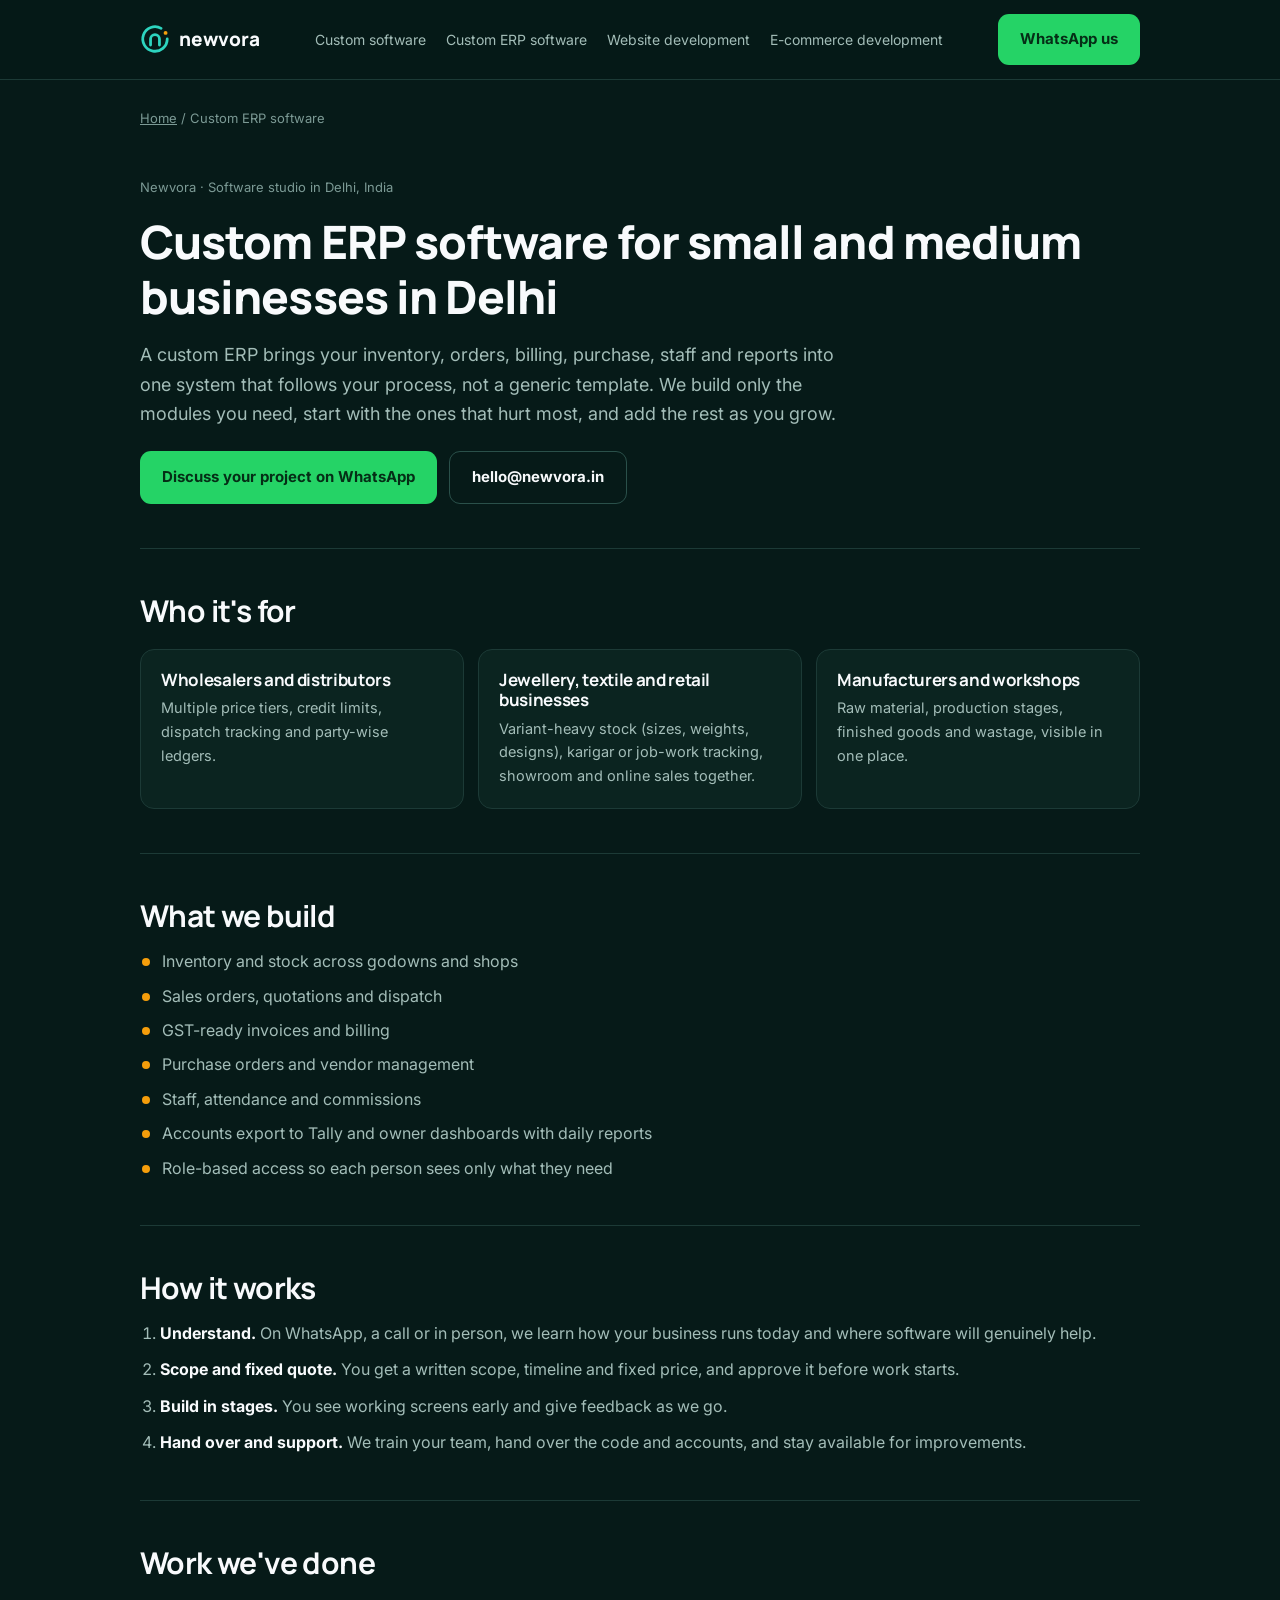
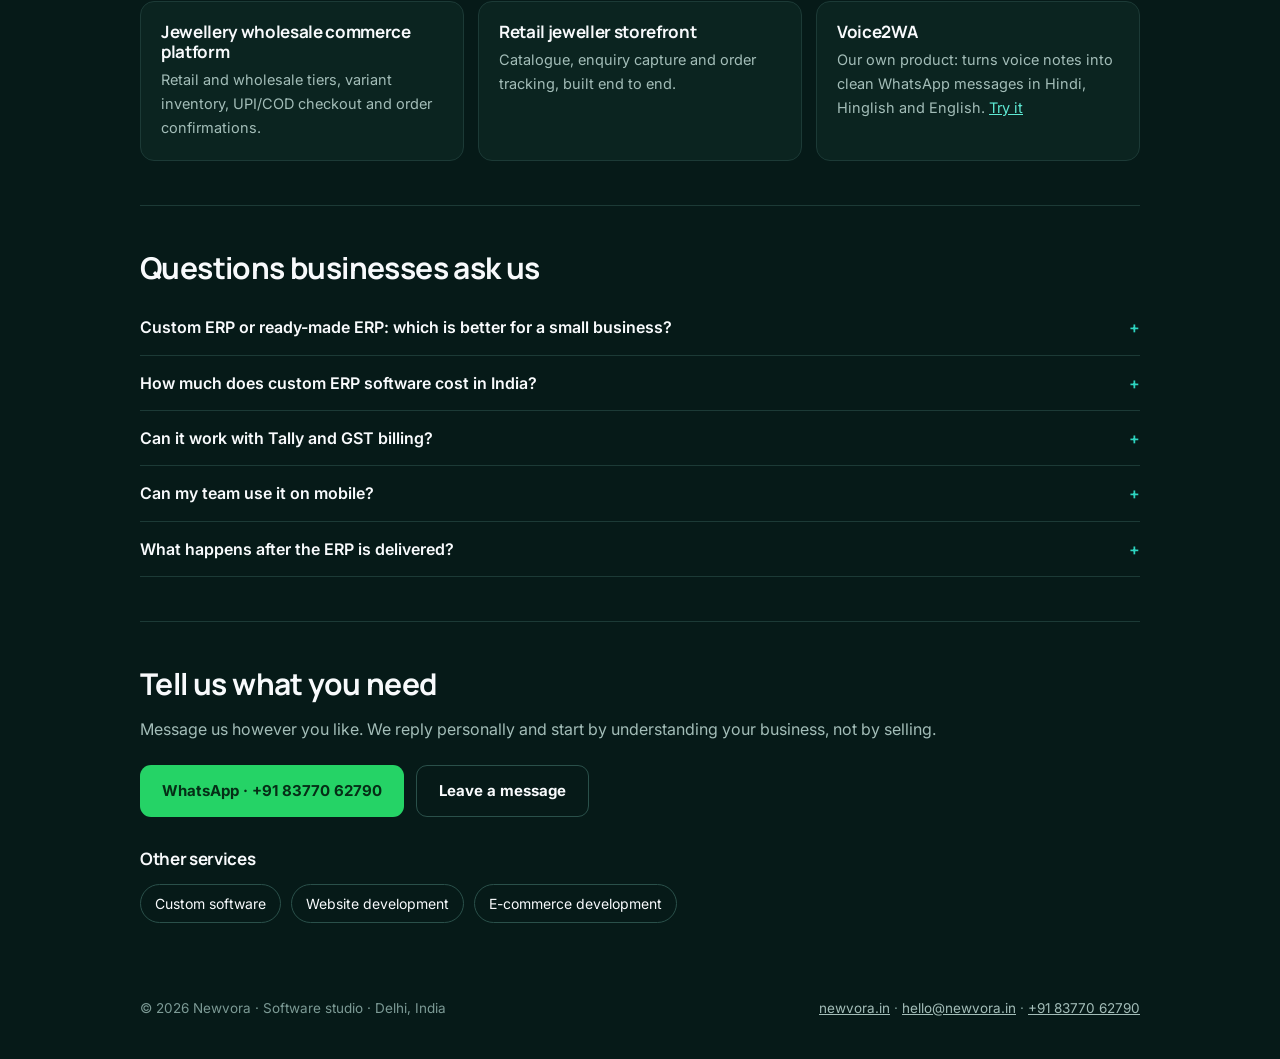
<file: custom-erp-software/index.html>
<!DOCTYPE html>
<html lang="en">
<head>
<meta charset="UTF-8">
<meta name="viewport" content="width=device-width, initial-scale=1.0">
<title>Custom ERP Software for Small &amp; Medium Businesses in Delhi | Newvora</title>
<meta name="description" content="Custom ERP software for Delhi NCR businesses: inventory, orders, GST billing, purchase, staff and reports in one system built around your workflow. Written scope and fixed quote first.">
<link rel="canonical" href="https://newvora.in/custom-erp-software/">
<meta name="robots" content="index, follow, max-image-preview:large">
<meta property="og:title" content="Custom ERP Software for Small &amp; Medium Businesses in Delhi | Newvora">
<meta property="og:description" content="Custom ERP software for Delhi NCR businesses: inventory, orders, GST billing, purchase, staff and reports in one system built around your workflow. Written scope and fixed quote first.">
<meta property="og:type" content="website">
<meta property="og:url" content="https://newvora.in/custom-erp-software/">
<meta property="og:image" content="https://newvora.in/brand/og-image.png">
<link rel="icon" href="/favicon.svg" type="image/svg+xml">
<link rel="apple-touch-icon" href="/apple-touch-icon.png">
<meta name="theme-color" content="#061A18">
<link rel="preconnect" href="https://fonts.googleapis.com">
<link rel="preconnect" href="https://fonts.gstatic.com" crossorigin>
<link href="https://fonts.googleapis.com/css2?family=Manrope:wght@700;800&family=Inter:wght@400;500;600;700&display=swap" rel="stylesheet">
<link rel="stylesheet" href="/assets/site.css">
<script type="application/ld+json">[{"@context": "https://schema.org", "@type": "Service", "@id": "https://newvora.in/custom-erp-software/#service", "name": "Custom ERP software", "serviceType": "Custom ERP software", "description": "Custom ERP software for Delhi NCR businesses: inventory, orders, GST billing, purchase, staff and reports in one system built around your workflow. Written scope and fixed quote first.", "url": "https://newvora.in/custom-erp-software/", "provider": {"@id": "https://newvora.in/#org"}, "areaServed": [{"@type": "City", "name": "Delhi"}, {"@type": "Country", "name": "India"}]}, {"@context": "https://schema.org", "@type": "BreadcrumbList", "itemListElement": [{"@type": "ListItem", "position": 1, "name": "Home", "item": "https://newvora.in/"}, {"@type": "ListItem", "position": 2, "name": "Custom ERP software", "item": "https://newvora.in/custom-erp-software/"}]}, {"@context": "https://schema.org", "@type": "FAQPage", "mainEntity": [{"@type": "Question", "name": "Custom ERP or ready-made ERP: which is better for a small business?", "acceptedAnswer": {"@type": "Answer", "text": "Ready-made ERP is quicker to start but makes your team adapt to its process, and you pay for modules you never use. Custom ERP costs more upfront but fits your exact workflow and grows module by module. If your process is standard, a ready-made product may be enough, and we will tell you so."}}, {"@type": "Question", "name": "How much does custom ERP software cost in India?", "acceptedAnswer": {"@type": "Answer", "text": "The cost depends on the number of modules and how complex your workflows are. We scope your business first, then give you a fixed written quote. Many clients start with two or three core modules and add more later."}}, {"@type": "Question", "name": "Can it work with Tally and GST billing?", "acceptedAnswer": {"@type": "Answer", "text": "Yes. GST-ready invoices and exporting entries to Tally are common requirements, and we confirm the exact setup during scoping."}}, {"@type": "Question", "name": "Can my team use it on mobile?", "acceptedAnswer": {"@type": "Answer", "text": "Yes. We build it as a web app that works on phones, tablets and computers, so staff can use it in the godown, the shop or the field."}}, {"@type": "Question", "name": "What happens after the ERP is delivered?", "acceptedAnswer": {"@type": "Answer", "text": "We hand over everything, train your team, and stay available for support and improvements."}}]}]</script>
</head>
<body>
<header><div class="nav"><a class="logo" href="/"><svg viewBox="6 6 108 108" xmlns="http://www.w3.org/2000/svg" aria-hidden="true"><path d="M104 60 A44 44 0 1 1 82 21.9" fill="none" stroke="#2DD4BF" stroke-width="10" stroke-linecap="round"/><circle cx="98.1" cy="38" r="7" fill="#F59E0B"/><path d="M44 82 V60 a16 16 0 0 1 32 0 V82" fill="none" stroke="#2DD4BF" stroke-width="10" stroke-linecap="round" stroke-linejoin="round"/></svg>newvora</a><nav class="navlinks" aria-label="Services"><a href="/custom-software-development/">Custom software</a><a href="/custom-erp-software/">Custom ERP software</a><a href="/website-development/">Website development</a><a href="/ecommerce-development/">E-commerce development</a></nav><a class="btn btn-wa" href="https://wa.me/918377062790?text=Hi%20Newvora%2C%20I%27m%20interested%20in%20Custom%20ERP%20software" target="_blank" rel="noopener">WhatsApp us</a></div></header>
<main>
<div class="crumbs"><a href="/">Home</a> / Custom ERP software</div>
<section>
<span style="font-size:13px;color:var(--dim)">Newvora · Software studio in Delhi, India</span>
<h1>Custom ERP software for small and medium businesses in Delhi</h1>
<p class="lead">A custom ERP brings your inventory, orders, billing, purchase, staff and reports into one system that follows your process, not a generic template. We build only the modules you need, start with the ones that hurt most, and add the rest as you grow.</p>
<div class="ctas"><a class="btn btn-wa" href="https://wa.me/918377062790?text=Hi%20Newvora%2C%20I%27m%20interested%20in%20Custom%20ERP%20software" target="_blank" rel="noopener">Discuss your project on WhatsApp</a><a class="btn btn-line" href="mailto:hello@newvora.in">hello@newvora.in</a></div>
</section>
<section><h2>Who it's for</h2><div class="grid"><div class="card"><h3>Wholesalers and distributors</h3><p>Multiple price tiers, credit limits, dispatch tracking and party-wise ledgers.</p></div><div class="card"><h3>Jewellery, textile and retail businesses</h3><p>Variant-heavy stock (sizes, weights, designs), karigar or job-work tracking, showroom and online sales together.</p></div><div class="card"><h3>Manufacturers and workshops</h3><p>Raw material, production stages, finished goods and wastage, visible in one place.</p></div></div></section>
<section><h2>What we build</h2><ul class="ticks"><li>Inventory and stock across godowns and shops</li><li>Sales orders, quotations and dispatch</li><li>GST-ready invoices and billing</li><li>Purchase orders and vendor management</li><li>Staff, attendance and commissions</li><li>Accounts export to Tally and owner dashboards with daily reports</li><li>Role-based access so each person sees only what they need</li></ul></section>
<section><h2>How it works</h2><ol class="steps"><li><b>Understand.</b> On WhatsApp, a call or in person, we learn how your business runs today and where software will genuinely help.</li><li><b>Scope and fixed quote.</b> You get a written scope, timeline and fixed price, and approve it before work starts.</li><li><b>Build in stages.</b> You see working screens early and give feedback as we go.</li><li><b>Hand over and support.</b> We train your team, hand over the code and accounts, and stay available for improvements.</li></ol></section>
<section><h2>Work we've done</h2><div class="grid"><div class="card"><h3>Jewellery wholesale commerce platform</h3><p>Retail and wholesale tiers, variant inventory, UPI/COD checkout and order confirmations.</p></div><div class="card"><h3>Retail jeweller storefront</h3><p>Catalogue, enquiry capture and order tracking, built end to end.</p></div><div class="card"><h3>Voice2WA</h3><p>Our own product: turns voice notes into clean WhatsApp messages in Hindi, Hinglish and English. <a href="https://whatsapp-theta-nine.vercel.app/" target="_blank" rel="noopener">Try it</a></p></div></div></section>
<section><h2>Questions businesses ask us</h2><details><summary>Custom ERP or ready-made ERP: which is better for a small business?</summary><p>Ready-made ERP is quicker to start but makes your team adapt to its process, and you pay for modules you never use. Custom ERP costs more upfront but fits your exact workflow and grows module by module. If your process is standard, a ready-made product may be enough, and we will tell you so.</p></details><details><summary>How much does custom ERP software cost in India?</summary><p>The cost depends on the number of modules and how complex your workflows are. We scope your business first, then give you a fixed written quote. Many clients start with two or three core modules and add more later.</p></details><details><summary>Can it work with Tally and GST billing?</summary><p>Yes. GST-ready invoices and exporting entries to Tally are common requirements, and we confirm the exact setup during scoping.</p></details><details><summary>Can my team use it on mobile?</summary><p>Yes. We build it as a web app that works on phones, tablets and computers, so staff can use it in the godown, the shop or the field.</p></details><details><summary>What happens after the ERP is delivered?</summary><p>We hand over everything, train your team, and stay available for support and improvements.</p></details></section>
<section style="border-bottom:none"><h2>Tell us what you need</h2><p>Message us however you like. We reply personally and start by understanding your business, not by selling.</p><div class="ctas"><a class="btn btn-wa" href="https://wa.me/918377062790?text=Hi%20Newvora%2C%20I%27m%20interested%20in%20Custom%20ERP%20software" target="_blank" rel="noopener">WhatsApp · +91 83770 62790</a><a class="btn btn-line" href="/#contact">Leave a message</a></div><h3 style="margin-top:32px">Other services</h3><div class="related"><a href="/custom-software-development/">Custom software</a><a href="/website-development/">Website development</a><a href="/ecommerce-development/">E-commerce development</a></div></section>
</main>
<footer><span>© 2026 Newvora · Software studio · Delhi, India</span><span><a href="/">newvora.in</a> · <a href="mailto:hello@newvora.in">hello@newvora.in</a> · <a href="tel:+918377062790">+91 83770 62790</a></span></footer>
</body>
</html>
</file>
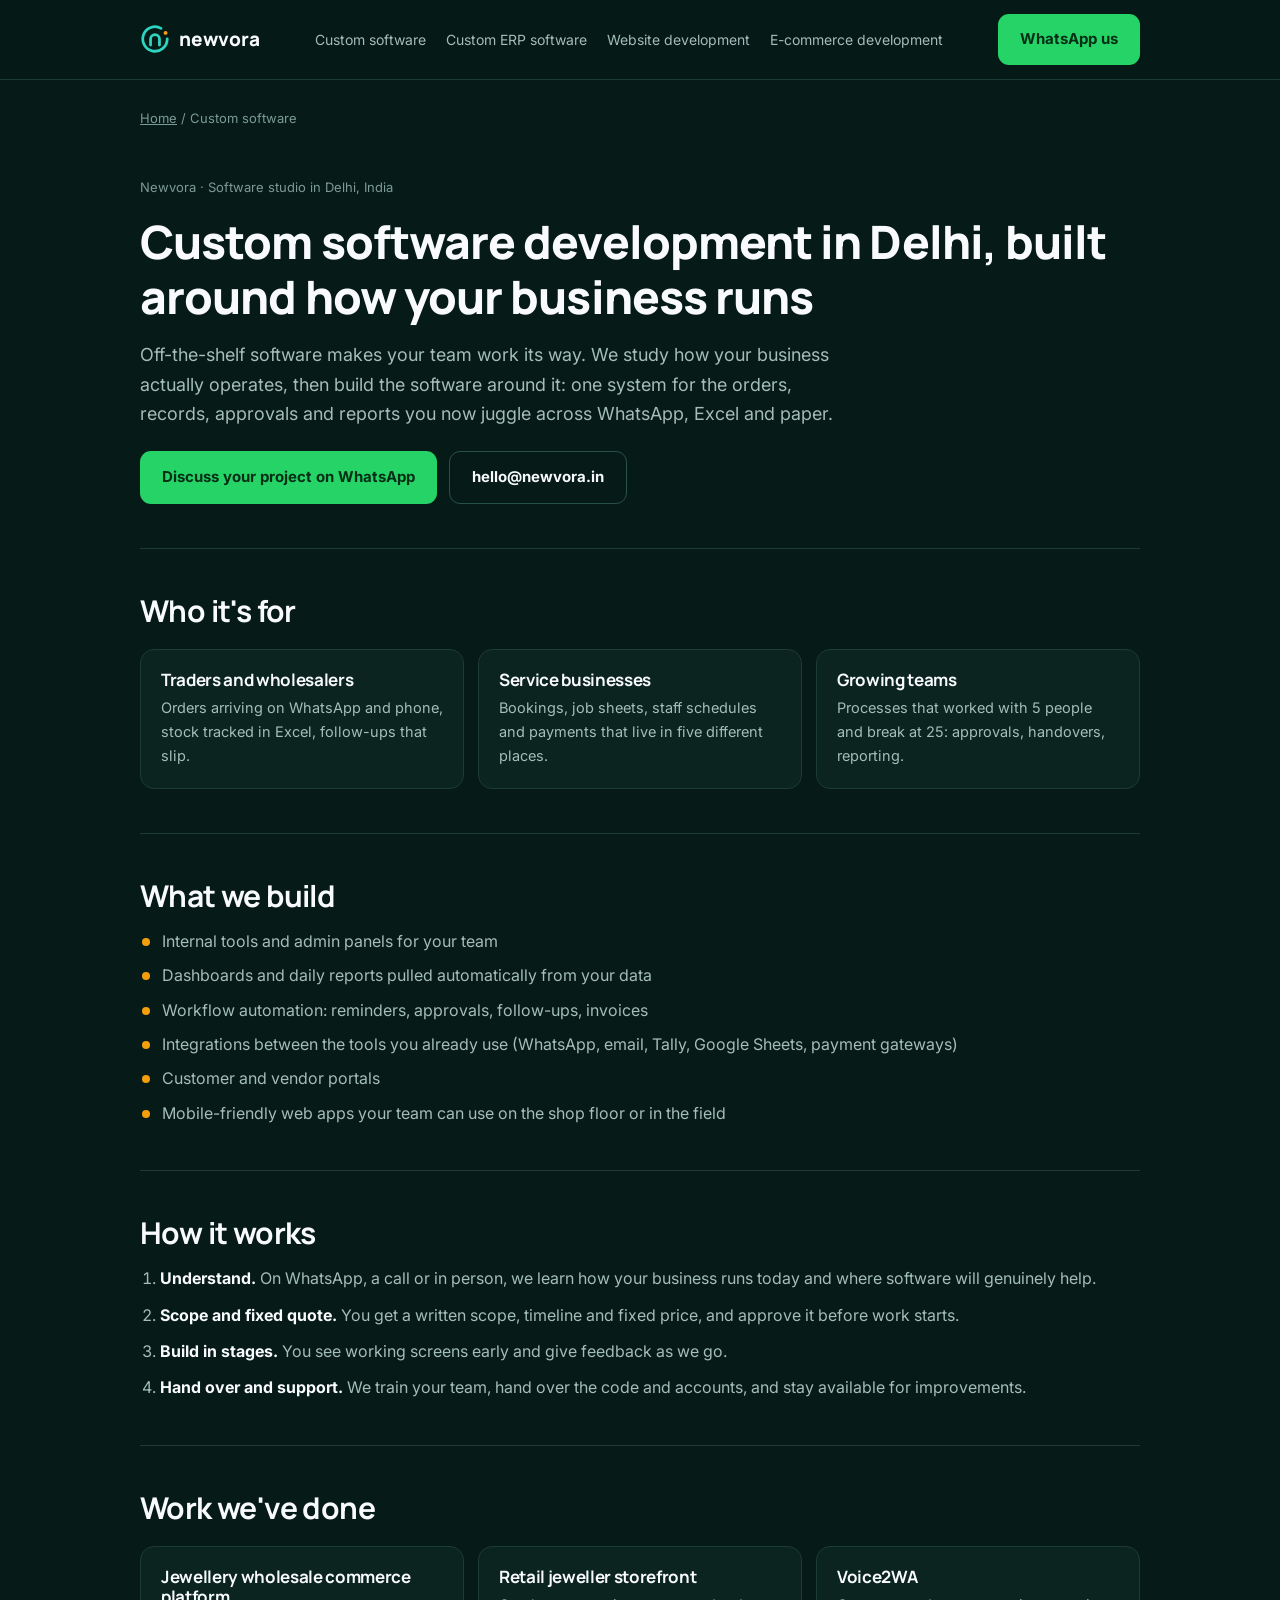
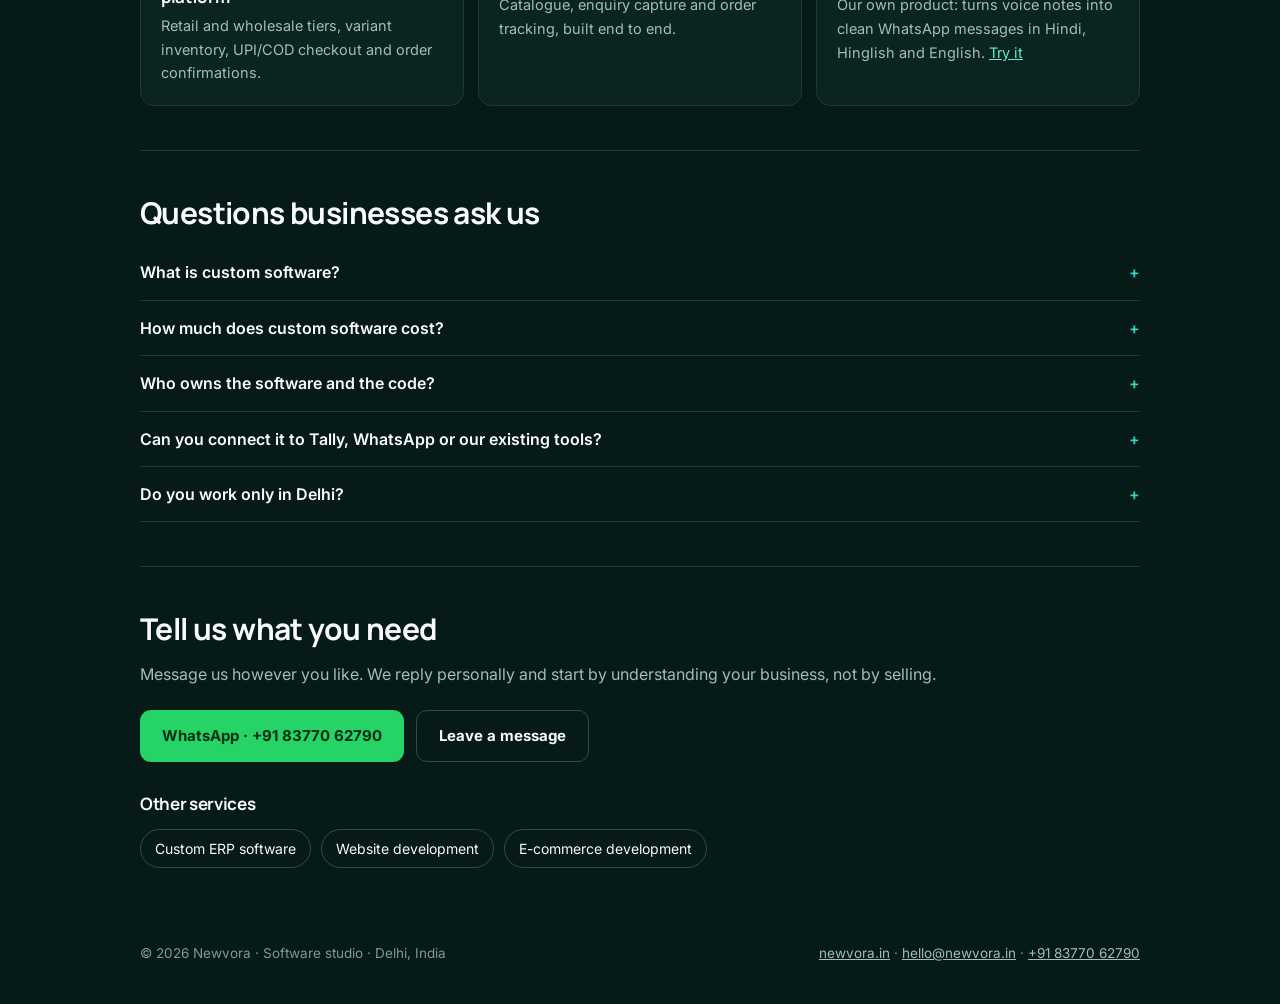
<file: custom-software-development/index.html>
<!DOCTYPE html>
<html lang="en">
<head>
<meta charset="UTF-8">
<meta name="viewport" content="width=device-width, initial-scale=1.0">
<title>Custom Software Development Company in Delhi | Newvora</title>
<meta name="description" content="Newvora builds custom software for Delhi NCR businesses: internal tools, dashboards, automations and integrations designed around how your business actually works. Fixed quote before we start.">
<link rel="canonical" href="https://newvora.in/custom-software-development/">
<meta name="robots" content="index, follow, max-image-preview:large">
<meta property="og:title" content="Custom Software Development Company in Delhi | Newvora">
<meta property="og:description" content="Newvora builds custom software for Delhi NCR businesses: internal tools, dashboards, automations and integrations designed around how your business actually works. Fixed quote before we start.">
<meta property="og:type" content="website">
<meta property="og:url" content="https://newvora.in/custom-software-development/">
<meta property="og:image" content="https://newvora.in/brand/og-image.png">
<link rel="icon" href="/favicon.svg" type="image/svg+xml">
<link rel="apple-touch-icon" href="/apple-touch-icon.png">
<meta name="theme-color" content="#061A18">
<link rel="preconnect" href="https://fonts.googleapis.com">
<link rel="preconnect" href="https://fonts.gstatic.com" crossorigin>
<link href="https://fonts.googleapis.com/css2?family=Manrope:wght@700;800&family=Inter:wght@400;500;600;700&display=swap" rel="stylesheet">
<link rel="stylesheet" href="/assets/site.css">
<script type="application/ld+json">[{"@context": "https://schema.org", "@type": "Service", "@id": "https://newvora.in/custom-software-development/#service", "name": "Custom software", "serviceType": "Custom software", "description": "Newvora builds custom software for Delhi NCR businesses: internal tools, dashboards, automations and integrations designed around how your business actually works. Fixed quote before we start.", "url": "https://newvora.in/custom-software-development/", "provider": {"@id": "https://newvora.in/#org"}, "areaServed": [{"@type": "City", "name": "Delhi"}, {"@type": "Country", "name": "India"}]}, {"@context": "https://schema.org", "@type": "BreadcrumbList", "itemListElement": [{"@type": "ListItem", "position": 1, "name": "Home", "item": "https://newvora.in/"}, {"@type": "ListItem", "position": 2, "name": "Custom software", "item": "https://newvora.in/custom-software-development/"}]}, {"@context": "https://schema.org", "@type": "FAQPage", "mainEntity": [{"@type": "Question", "name": "What is custom software?", "acceptedAnswer": {"@type": "Answer", "text": "Software designed and built for one business's specific operations, rather than a ready-made product that every company uses the same way. You decide the screens, the steps and the reports."}}, {"@type": "Question", "name": "How much does custom software cost?", "acceptedAnswer": {"@type": "Answer", "text": "It depends on how many workflows the software covers. We first understand your operations, then send a written scope and a fixed quote. You approve it before any work begins, so there are no surprises mid-project."}}, {"@type": "Question", "name": "Who owns the software and the code?", "acceptedAnswer": {"@type": "Answer", "text": "You do. The code, the data and the accounts belong to your business."}}, {"@type": "Question", "name": "Can you connect it to Tally, WhatsApp or our existing tools?", "acceptedAnswer": {"@type": "Answer", "text": "Yes. Integrations with the tools you already use are a normal part of our projects, and we confirm each one during scoping."}}, {"@type": "Question", "name": "Do you work only in Delhi?", "acceptedAnswer": {"@type": "Answer", "text": "We are based in Delhi and meet Delhi NCR clients in person. Clients elsewhere in India work with us over calls and WhatsApp."}}]}]</script>
</head>
<body>
<header><div class="nav"><a class="logo" href="/"><svg viewBox="6 6 108 108" xmlns="http://www.w3.org/2000/svg" aria-hidden="true"><path d="M104 60 A44 44 0 1 1 82 21.9" fill="none" stroke="#2DD4BF" stroke-width="10" stroke-linecap="round"/><circle cx="98.1" cy="38" r="7" fill="#F59E0B"/><path d="M44 82 V60 a16 16 0 0 1 32 0 V82" fill="none" stroke="#2DD4BF" stroke-width="10" stroke-linecap="round" stroke-linejoin="round"/></svg>newvora</a><nav class="navlinks" aria-label="Services"><a href="/custom-software-development/">Custom software</a><a href="/custom-erp-software/">Custom ERP software</a><a href="/website-development/">Website development</a><a href="/ecommerce-development/">E-commerce development</a></nav><a class="btn btn-wa" href="https://wa.me/918377062790?text=Hi%20Newvora%2C%20I%27m%20interested%20in%20Custom%20software" target="_blank" rel="noopener">WhatsApp us</a></div></header>
<main>
<div class="crumbs"><a href="/">Home</a> / Custom software</div>
<section>
<span style="font-size:13px;color:var(--dim)">Newvora · Software studio in Delhi, India</span>
<h1>Custom software development in Delhi, built around how your business runs</h1>
<p class="lead">Off-the-shelf software makes your team work its way. We study how your business actually operates, then build the software around it: one system for the orders, records, approvals and reports you now juggle across WhatsApp, Excel and paper.</p>
<div class="ctas"><a class="btn btn-wa" href="https://wa.me/918377062790?text=Hi%20Newvora%2C%20I%27m%20interested%20in%20Custom%20software" target="_blank" rel="noopener">Discuss your project on WhatsApp</a><a class="btn btn-line" href="mailto:hello@newvora.in">hello@newvora.in</a></div>
</section>
<section><h2>Who it's for</h2><div class="grid"><div class="card"><h3>Traders and wholesalers</h3><p>Orders arriving on WhatsApp and phone, stock tracked in Excel, follow-ups that slip.</p></div><div class="card"><h3>Service businesses</h3><p>Bookings, job sheets, staff schedules and payments that live in five different places.</p></div><div class="card"><h3>Growing teams</h3><p>Processes that worked with 5 people and break at 25: approvals, handovers, reporting.</p></div></div></section>
<section><h2>What we build</h2><ul class="ticks"><li>Internal tools and admin panels for your team</li><li>Dashboards and daily reports pulled automatically from your data</li><li>Workflow automation: reminders, approvals, follow-ups, invoices</li><li>Integrations between the tools you already use (WhatsApp, email, Tally, Google Sheets, payment gateways)</li><li>Customer and vendor portals</li><li>Mobile-friendly web apps your team can use on the shop floor or in the field</li></ul></section>
<section><h2>How it works</h2><ol class="steps"><li><b>Understand.</b> On WhatsApp, a call or in person, we learn how your business runs today and where software will genuinely help.</li><li><b>Scope and fixed quote.</b> You get a written scope, timeline and fixed price, and approve it before work starts.</li><li><b>Build in stages.</b> You see working screens early and give feedback as we go.</li><li><b>Hand over and support.</b> We train your team, hand over the code and accounts, and stay available for improvements.</li></ol></section>
<section><h2>Work we've done</h2><div class="grid"><div class="card"><h3>Jewellery wholesale commerce platform</h3><p>Retail and wholesale tiers, variant inventory, UPI/COD checkout and order confirmations.</p></div><div class="card"><h3>Retail jeweller storefront</h3><p>Catalogue, enquiry capture and order tracking, built end to end.</p></div><div class="card"><h3>Voice2WA</h3><p>Our own product: turns voice notes into clean WhatsApp messages in Hindi, Hinglish and English. <a href="https://whatsapp-theta-nine.vercel.app/" target="_blank" rel="noopener">Try it</a></p></div></div></section>
<section><h2>Questions businesses ask us</h2><details><summary>What is custom software?</summary><p>Software designed and built for one business&#x27;s specific operations, rather than a ready-made product that every company uses the same way. You decide the screens, the steps and the reports.</p></details><details><summary>How much does custom software cost?</summary><p>It depends on how many workflows the software covers. We first understand your operations, then send a written scope and a fixed quote. You approve it before any work begins, so there are no surprises mid-project.</p></details><details><summary>Who owns the software and the code?</summary><p>You do. The code, the data and the accounts belong to your business.</p></details><details><summary>Can you connect it to Tally, WhatsApp or our existing tools?</summary><p>Yes. Integrations with the tools you already use are a normal part of our projects, and we confirm each one during scoping.</p></details><details><summary>Do you work only in Delhi?</summary><p>We are based in Delhi and meet Delhi NCR clients in person. Clients elsewhere in India work with us over calls and WhatsApp.</p></details></section>
<section style="border-bottom:none"><h2>Tell us what you need</h2><p>Message us however you like. We reply personally and start by understanding your business, not by selling.</p><div class="ctas"><a class="btn btn-wa" href="https://wa.me/918377062790?text=Hi%20Newvora%2C%20I%27m%20interested%20in%20Custom%20software" target="_blank" rel="noopener">WhatsApp · +91 83770 62790</a><a class="btn btn-line" href="/#contact">Leave a message</a></div><h3 style="margin-top:32px">Other services</h3><div class="related"><a href="/custom-erp-software/">Custom ERP software</a><a href="/website-development/">Website development</a><a href="/ecommerce-development/">E-commerce development</a></div></section>
</main>
<footer><span>© 2026 Newvora · Software studio · Delhi, India</span><span><a href="/">newvora.in</a> · <a href="mailto:hello@newvora.in">hello@newvora.in</a> · <a href="tel:+918377062790">+91 83770 62790</a></span></footer>
</body>
</html>
</file>
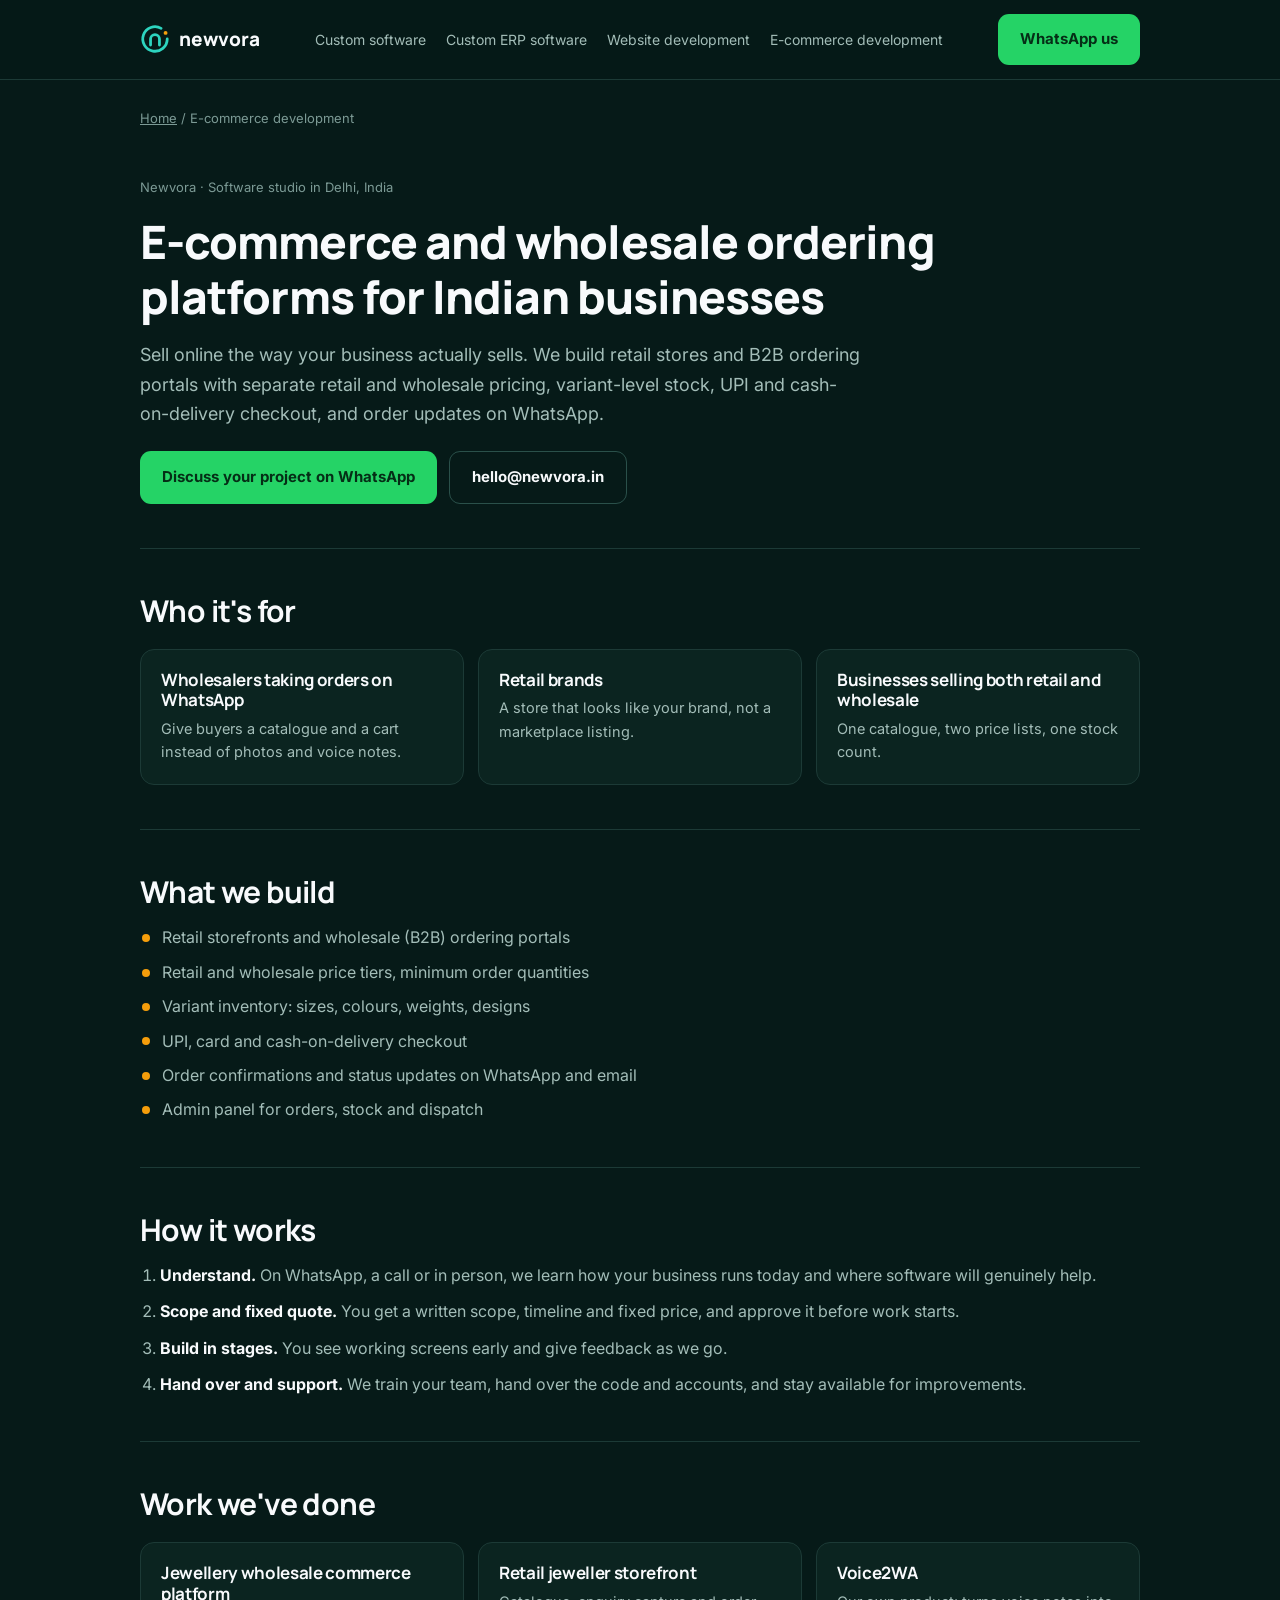
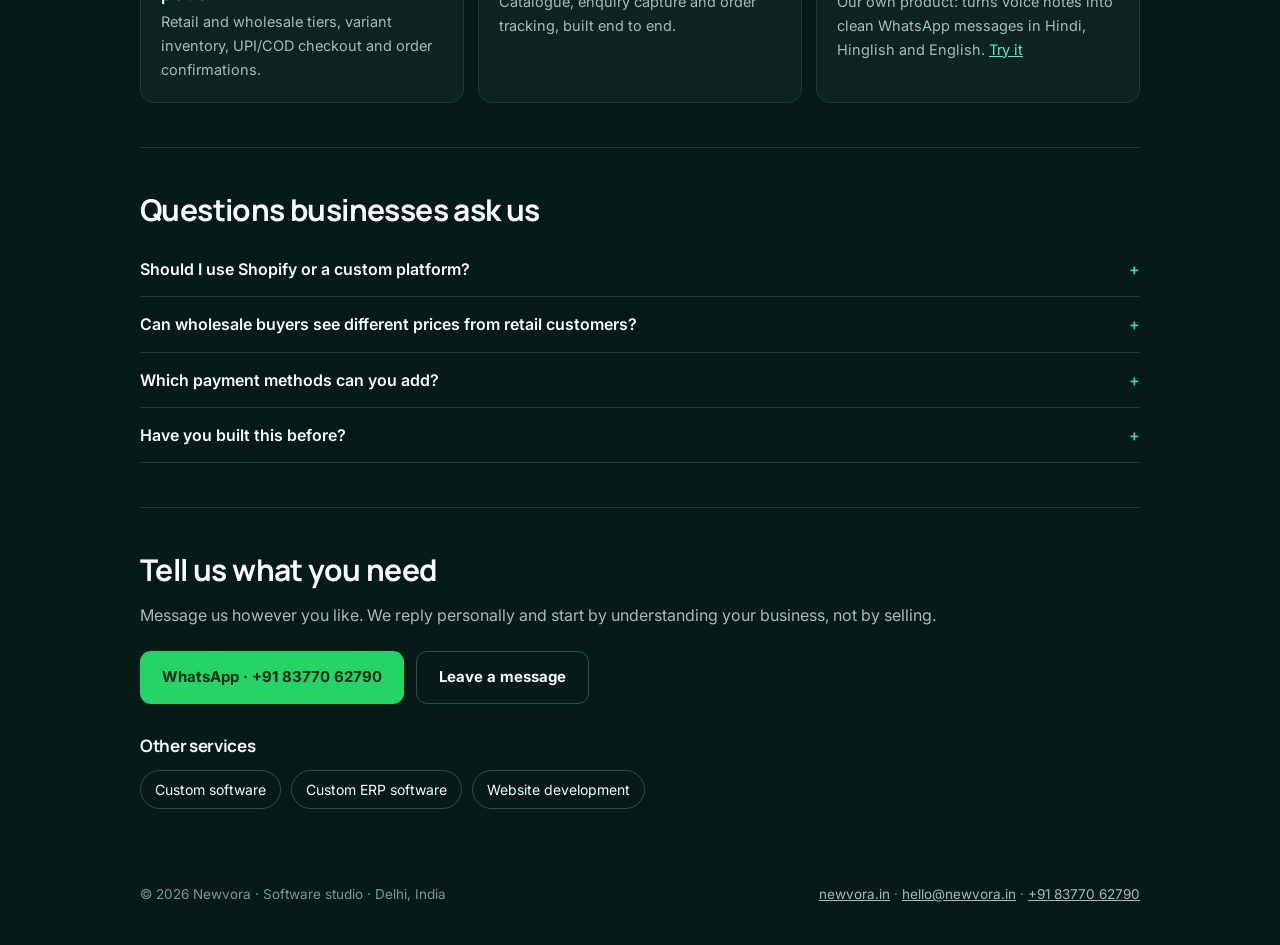
<file: ecommerce-development/index.html>
<!DOCTYPE html>
<html lang="en">
<head>
<meta charset="UTF-8">
<meta name="viewport" content="width=device-width, initial-scale=1.0">
<title>E-commerce &amp; B2B Ordering Platform Development in India | Newvora</title>
<meta name="description" content="Newvora builds e-commerce stores and B2B wholesale ordering platforms: retail and wholesale price tiers, variant inventory, UPI and COD checkout, order confirmations on WhatsApp.">
<link rel="canonical" href="https://newvora.in/ecommerce-development/">
<meta name="robots" content="index, follow, max-image-preview:large">
<meta property="og:title" content="E-commerce &amp; B2B Ordering Platform Development in India | Newvora">
<meta property="og:description" content="Newvora builds e-commerce stores and B2B wholesale ordering platforms: retail and wholesale price tiers, variant inventory, UPI and COD checkout, order confirmations on WhatsApp.">
<meta property="og:type" content="website">
<meta property="og:url" content="https://newvora.in/ecommerce-development/">
<meta property="og:image" content="https://newvora.in/brand/og-image.png">
<link rel="icon" href="/favicon.svg" type="image/svg+xml">
<link rel="apple-touch-icon" href="/apple-touch-icon.png">
<meta name="theme-color" content="#061A18">
<link rel="preconnect" href="https://fonts.googleapis.com">
<link rel="preconnect" href="https://fonts.gstatic.com" crossorigin>
<link href="https://fonts.googleapis.com/css2?family=Manrope:wght@700;800&family=Inter:wght@400;500;600;700&display=swap" rel="stylesheet">
<link rel="stylesheet" href="/assets/site.css">
<script type="application/ld+json">[{"@context": "https://schema.org", "@type": "Service", "@id": "https://newvora.in/ecommerce-development/#service", "name": "E-commerce development", "serviceType": "E-commerce development", "description": "Newvora builds e-commerce stores and B2B wholesale ordering platforms: retail and wholesale price tiers, variant inventory, UPI and COD checkout, order confirmations on WhatsApp.", "url": "https://newvora.in/ecommerce-development/", "provider": {"@id": "https://newvora.in/#org"}, "areaServed": [{"@type": "City", "name": "Delhi"}, {"@type": "Country", "name": "India"}]}, {"@context": "https://schema.org", "@type": "BreadcrumbList", "itemListElement": [{"@type": "ListItem", "position": 1, "name": "Home", "item": "https://newvora.in/"}, {"@type": "ListItem", "position": 2, "name": "E-commerce development", "item": "https://newvora.in/ecommerce-development/"}]}, {"@context": "https://schema.org", "@type": "FAQPage", "mainEntity": [{"@type": "Question", "name": "Should I use Shopify or a custom platform?", "acceptedAnswer": {"@type": "Answer", "text": "If you sell standard retail products, Shopify is often the fastest start, and we can build on it. If you need wholesale tiers, credit buyers or a custom ordering flow, a custom platform usually fits better. We recommend one after understanding your business."}}, {"@type": "Question", "name": "Can wholesale buyers see different prices from retail customers?", "acceptedAnswer": {"@type": "Answer", "text": "Yes. Separate price lists, minimum quantities and buyer-specific pricing are common in the platforms we build."}}, {"@type": "Question", "name": "Which payment methods can you add?", "acceptedAnswer": {"@type": "Answer", "text": "UPI, cards, net banking through a payment gateway, and cash on delivery."}}, {"@type": "Question", "name": "Have you built this before?", "acceptedAnswer": {"@type": "Answer", "text": "Yes. Our work includes a jewellery wholesale commerce platform with retail and wholesale tiers, variant inventory and UPI/COD checkout. Ask us on WhatsApp for a walkthrough."}}]}]</script>
</head>
<body>
<header><div class="nav"><a class="logo" href="/"><svg viewBox="6 6 108 108" xmlns="http://www.w3.org/2000/svg" aria-hidden="true"><path d="M104 60 A44 44 0 1 1 82 21.9" fill="none" stroke="#2DD4BF" stroke-width="10" stroke-linecap="round"/><circle cx="98.1" cy="38" r="7" fill="#F59E0B"/><path d="M44 82 V60 a16 16 0 0 1 32 0 V82" fill="none" stroke="#2DD4BF" stroke-width="10" stroke-linecap="round" stroke-linejoin="round"/></svg>newvora</a><nav class="navlinks" aria-label="Services"><a href="/custom-software-development/">Custom software</a><a href="/custom-erp-software/">Custom ERP software</a><a href="/website-development/">Website development</a><a href="/ecommerce-development/">E-commerce development</a></nav><a class="btn btn-wa" href="https://wa.me/918377062790?text=Hi%20Newvora%2C%20I%27m%20interested%20in%20E-commerce%20development" target="_blank" rel="noopener">WhatsApp us</a></div></header>
<main>
<div class="crumbs"><a href="/">Home</a> / E-commerce development</div>
<section>
<span style="font-size:13px;color:var(--dim)">Newvora · Software studio in Delhi, India</span>
<h1>E-commerce and wholesale ordering platforms for Indian businesses</h1>
<p class="lead">Sell online the way your business actually sells. We build retail stores and B2B ordering portals with separate retail and wholesale pricing, variant-level stock, UPI and cash-on-delivery checkout, and order updates on WhatsApp.</p>
<div class="ctas"><a class="btn btn-wa" href="https://wa.me/918377062790?text=Hi%20Newvora%2C%20I%27m%20interested%20in%20E-commerce%20development" target="_blank" rel="noopener">Discuss your project on WhatsApp</a><a class="btn btn-line" href="mailto:hello@newvora.in">hello@newvora.in</a></div>
</section>
<section><h2>Who it's for</h2><div class="grid"><div class="card"><h3>Wholesalers taking orders on WhatsApp</h3><p>Give buyers a catalogue and a cart instead of photos and voice notes.</p></div><div class="card"><h3>Retail brands</h3><p>A store that looks like your brand, not a marketplace listing.</p></div><div class="card"><h3>Businesses selling both retail and wholesale</h3><p>One catalogue, two price lists, one stock count.</p></div></div></section>
<section><h2>What we build</h2><ul class="ticks"><li>Retail storefronts and wholesale (B2B) ordering portals</li><li>Retail and wholesale price tiers, minimum order quantities</li><li>Variant inventory: sizes, colours, weights, designs</li><li>UPI, card and cash-on-delivery checkout</li><li>Order confirmations and status updates on WhatsApp and email</li><li>Admin panel for orders, stock and dispatch</li></ul></section>
<section><h2>How it works</h2><ol class="steps"><li><b>Understand.</b> On WhatsApp, a call or in person, we learn how your business runs today and where software will genuinely help.</li><li><b>Scope and fixed quote.</b> You get a written scope, timeline and fixed price, and approve it before work starts.</li><li><b>Build in stages.</b> You see working screens early and give feedback as we go.</li><li><b>Hand over and support.</b> We train your team, hand over the code and accounts, and stay available for improvements.</li></ol></section>
<section><h2>Work we've done</h2><div class="grid"><div class="card"><h3>Jewellery wholesale commerce platform</h3><p>Retail and wholesale tiers, variant inventory, UPI/COD checkout and order confirmations.</p></div><div class="card"><h3>Retail jeweller storefront</h3><p>Catalogue, enquiry capture and order tracking, built end to end.</p></div><div class="card"><h3>Voice2WA</h3><p>Our own product: turns voice notes into clean WhatsApp messages in Hindi, Hinglish and English. <a href="https://whatsapp-theta-nine.vercel.app/" target="_blank" rel="noopener">Try it</a></p></div></div></section>
<section><h2>Questions businesses ask us</h2><details><summary>Should I use Shopify or a custom platform?</summary><p>If you sell standard retail products, Shopify is often the fastest start, and we can build on it. If you need wholesale tiers, credit buyers or a custom ordering flow, a custom platform usually fits better. We recommend one after understanding your business.</p></details><details><summary>Can wholesale buyers see different prices from retail customers?</summary><p>Yes. Separate price lists, minimum quantities and buyer-specific pricing are common in the platforms we build.</p></details><details><summary>Which payment methods can you add?</summary><p>UPI, cards, net banking through a payment gateway, and cash on delivery.</p></details><details><summary>Have you built this before?</summary><p>Yes. Our work includes a jewellery wholesale commerce platform with retail and wholesale tiers, variant inventory and UPI/COD checkout. Ask us on WhatsApp for a walkthrough.</p></details></section>
<section style="border-bottom:none"><h2>Tell us what you need</h2><p>Message us however you like. We reply personally and start by understanding your business, not by selling.</p><div class="ctas"><a class="btn btn-wa" href="https://wa.me/918377062790?text=Hi%20Newvora%2C%20I%27m%20interested%20in%20E-commerce%20development" target="_blank" rel="noopener">WhatsApp · +91 83770 62790</a><a class="btn btn-line" href="/#contact">Leave a message</a></div><h3 style="margin-top:32px">Other services</h3><div class="related"><a href="/custom-software-development/">Custom software</a><a href="/custom-erp-software/">Custom ERP software</a><a href="/website-development/">Website development</a></div></section>
</main>
<footer><span>© 2026 Newvora · Software studio · Delhi, India</span><span><a href="/">newvora.in</a> · <a href="mailto:hello@newvora.in">hello@newvora.in</a> · <a href="tel:+918377062790">+91 83770 62790</a></span></footer>
</body>
</html>
</file>
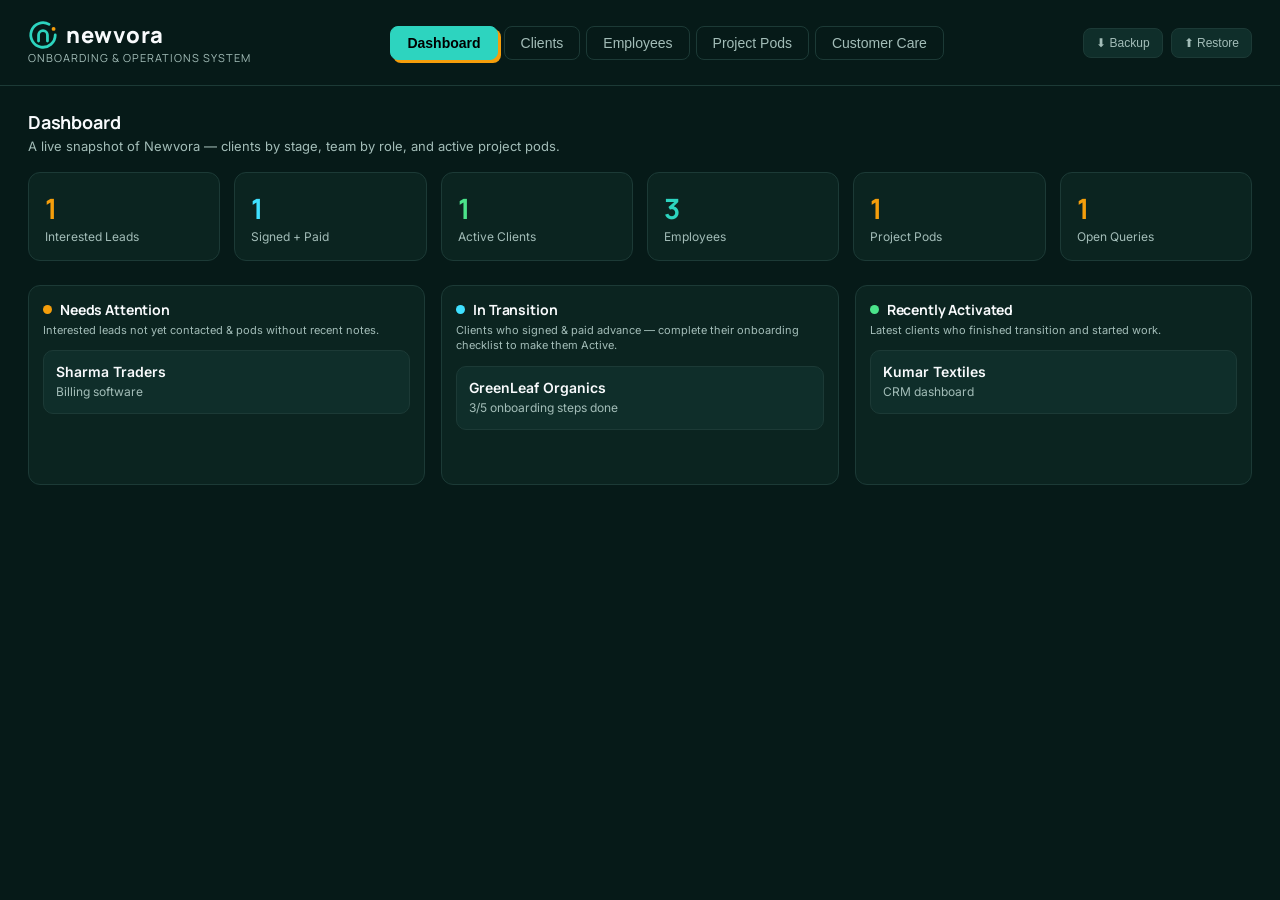
<file: onboarding/index.html>
<!DOCTYPE html>
<html lang="en">
<head>
<meta charset="UTF-8">
<meta name="viewport" content="width=device-width, initial-scale=1.0">
<link rel="icon" href="/favicon.svg" type="image/svg+xml">
<link rel="apple-touch-icon" href="/apple-touch-icon.png">
<title>Newvora — Onboarding & Operations System</title>
<link rel="preconnect" href="https://fonts.googleapis.com">
<link rel="preconnect" href="https://fonts.gstatic.com" crossorigin>
<link href="https://fonts.googleapis.com/css2?family=Manrope:wght@600;700;800&family=Inter:wght@400;500;600;700&display=swap" rel="stylesheet">
<style>
  /* NEWVORA brand v2 — solid black, no gradients, solid Gen-Z color blocks */
  :root{
    --bg:#061A18; --panel:#0B2420; --panel2:#0F2E2A; --border:#1C3A36;
    --text:#F8FAFC; --muted:#A3BDB8; --accent:#2DD4BF; --accent2:#F59E0B;
    --green:#4be38a; --amber:#F59E0B; --blue:#3fe0ff; --red:#ff5c5c;
    --radius:12px;
  }
  *{box-sizing:border-box; margin:0; padding:0;}
  body{font-family:'Inter','Segoe UI',system-ui,sans-serif; background:var(--bg); color:var(--text); min-height:100vh;}
  h2,h3,.logo,.stat .num{font-family:'Manrope',sans-serif; letter-spacing:-.01em;}
  header{padding:20px 28px; display:flex; align-items:center; justify-content:space-between; border-bottom:1px solid var(--border); flex-wrap:wrap; gap:12px;}
  .logo{font-size:22px; font-weight:700; letter-spacing:.5px;}
  .logo span{color:var(--accent);}
  .logo{font-weight:800;}
  .logo small{display:block; font-size:11px; color:var(--muted); font-weight:400; letter-spacing:1px;}
  nav{display:flex; gap:6px; flex-wrap:wrap;}
  nav button{background:transparent; border:1px solid var(--border); color:var(--muted); padding:8px 16px; border-radius:8px; cursor:pointer; font-size:14px; transition:.15s;}
  nav button.active, nav button:hover{background:var(--accent); border-color:var(--accent); color:#000; font-weight:700; box-shadow:3px 3px 0 var(--accent2);}
  .toolbar{display:flex; gap:8px;}
  .toolbar button{background:var(--panel2); border:1px solid var(--border); color:var(--muted); padding:7px 12px; border-radius:8px; cursor:pointer; font-size:12px;}
  .toolbar button:hover{color:var(--text); border-color:var(--accent);}
  main{padding:24px 28px; max-width:1400px; margin:0 auto;}
  .view{display:none;} .view.active{display:block;}
  h2{font-size:18px; margin-bottom:4px;}
  .sub{color:var(--muted); font-size:13px; margin-bottom:18px;}
  /* dashboard */
  .stats{display:grid; grid-template-columns:repeat(auto-fit,minmax(160px,1fr)); gap:14px; margin-bottom:24px;}
  .stat{background:var(--panel); border:1px solid var(--border); border-radius:var(--radius); padding:16px;}
  .stat .num{font-size:28px; font-weight:700;}
  .stat .lbl{font-size:12px; color:var(--muted); margin-top:2px;}
  .stat.c1 .num{color:var(--amber);} .stat.c2 .num{color:var(--blue);} .stat.c3 .num{color:var(--green);}
  .stat.e .num{color:var(--accent);} .stat.p .num{color:var(--accent2);}
  /* columns */
  .cols{display:grid; grid-template-columns:repeat(auto-fit,minmax(300px,1fr)); gap:16px;}
  .col{background:var(--panel); border:1px solid var(--border); border-radius:var(--radius); padding:14px; min-height:200px;}
  .col h3{font-size:14px; margin-bottom:4px; display:flex; align-items:center; gap:8px;}
  .col .hint{font-size:11px; color:var(--muted); margin-bottom:12px; line-height:1.4;}
  .dot{width:9px; height:9px; border-radius:50%; display:inline-block;}
  .d1{background:var(--amber);} .d2{background:var(--blue);} .d3{background:var(--green);}
  .d-f{background:var(--amber);} .d-s{background:var(--accent);} .d-c{background:var(--green);}
  .card{background:var(--panel2); border:1px solid var(--border); border-radius:10px; padding:12px; margin-bottom:10px;}
  .card .name{font-weight:600; font-size:14px;}
  .card .meta{font-size:12px; color:var(--muted); margin-top:3px; line-height:1.5; white-space:pre-wrap;}
  .card .row{display:flex; gap:6px; margin-top:10px; flex-wrap:wrap;}
  .btn{border:none; border-radius:6px; padding:5px 10px; font-size:11.5px; cursor:pointer; background:var(--border); color:var(--text);}
  .btn:hover{filter:brightness(1.25);}
  .btn.primary{background:var(--accent); color:#000; font-weight:700; box-shadow:2px 2px 0 var(--accent2);}
  .btn.good{background:var(--green); color:#00220f; font-weight:700;}
  .btn.warn{background:var(--amber); color:#332a00; font-weight:700;}
  .btn.danger{background:transparent; color:var(--red); border:1px solid var(--red);}
  .addbtn{width:100%; padding:9px; background:transparent; border:1px dashed var(--border); color:var(--muted); border-radius:8px; cursor:pointer; font-size:13px;}
  .addbtn:hover{border-color:var(--accent); color:var(--accent);}
  .tag{display:inline-block; font-size:10.5px; padding:2px 8px; border-radius:20px; margin-right:4px; margin-top:6px;}
  .tag.f{background:rgba(255,225,77,.14); color:var(--amber); border:1px solid var(--amber);}
  .tag.s{background:rgba(45,212,191,.12); color:var(--accent); border:1px solid var(--accent);}
  .tag.c{background:rgba(75,227,138,.12); color:var(--green); border:1px solid var(--green);}
  .tag.cc{background:rgba(245,158,11,.14); color:var(--accent2); border:1px solid var(--accent2);}
  /* pods */
  .pod{background:var(--panel); border:1px solid var(--border); border-radius:var(--radius); padding:18px; margin-bottom:16px;}
  .pod .head{display:flex; justify-content:space-between; align-items:flex-start; flex-wrap:wrap; gap:8px;}
  .pod h3{font-size:16px;}
  .pod .trio{display:grid; grid-template-columns:repeat(auto-fit,minmax(200px,1fr)); gap:10px; margin:14px 0;}
  .pod .member{background:var(--panel2); border:1px solid var(--border); border-radius:10px; padding:10px 12px;}
  .pod .member .role{font-size:10.5px; text-transform:uppercase; letter-spacing:1px; color:var(--muted);}
  .pod .member .who{font-weight:600; font-size:14px; margin-top:3px;}
  .notes{margin-top:8px;}
  .notes .note{background:var(--bg); border-left:3px solid var(--accent); padding:8px 12px; border-radius:0 8px 8px 0; margin-bottom:8px; font-size:13px;}
  .notes .note .by{font-size:11px; color:var(--muted); margin-top:3px;}
  .noteinput{display:flex; gap:8px; margin-top:10px;}
  .noteinput input, .noteinput select{flex:1;}
  /* forms */
  dialog{background:var(--panel); color:var(--text); border:1px solid var(--border); border-radius:var(--radius); padding:24px; max-width:480px; width:92%;}
  dialog::backdrop{background:rgba(0,0,0,.6);}
  dialog h3{margin-bottom:14px; font-size:16px;}
  label{display:block; font-size:12px; color:var(--muted); margin:10px 0 4px;}
  input, select, textarea{width:100%; background:var(--bg); border:1px solid var(--border); color:var(--text); padding:9px 12px; border-radius:8px; font-size:13.5px; font-family:inherit;}
  input:focus, select:focus, textarea:focus{outline:none; border-color:var(--accent);}
  textarea{resize:vertical; min-height:70px;}
  .dlg-actions{display:flex; gap:8px; justify-content:flex-end; margin-top:18px;}
  .empty{color:var(--muted); font-size:13px; text-align:center; padding:24px 8px;}
  .check{display:flex; align-items:center; gap:8px; font-size:12.5px; margin-top:6px; color:var(--muted); cursor:pointer;}
  .check input{width:auto;}
  .check.done{color:var(--green); text-decoration:line-through;}
  .search{margin-bottom:16px; max-width:340px;}
  @media print{ nav,.toolbar,.btn,.addbtn,.noteinput{display:none!important;} body{background:#fff;color:#000;} }
</style>
</head>
<body>

<header>
  <div class="logo"><svg viewBox="6 6 108 108" xmlns="http://www.w3.org/2000/svg" aria-hidden="true" style="width:30px;height:30px;vertical-align:-7px;margin-right:8px"><path d="M104 60 A44 44 0 1 1 82 21.9" fill="none" stroke="#2DD4BF" stroke-width="10" stroke-linecap="round"/><circle cx="98.1" cy="38" r="7" fill="#F59E0B"/><path d="M44 82 V60 a16 16 0 0 1 32 0 V82" fill="none" stroke="#2DD4BF" stroke-width="10" stroke-linecap="round" stroke-linejoin="round"/></svg>newvora<small>ONBOARDING & OPERATIONS SYSTEM</small></div>
  <nav>
    <button data-view="dash" class="active">Dashboard</button>
    <button data-view="clients">Clients</button>
    <button data-view="employees">Employees</button>
    <button data-view="pods">Project Pods</button>
    <button data-view="care">Customer Care</button>
  </nav>
  <div class="toolbar">
    <button onclick="exportData()">⬇ Backup</button>
    <button onclick="document.getElementById('importFile').click()">⬆ Restore</button>
    <input type="file" id="importFile" accept=".json" style="display:none" onchange="importData(event)">
  </div>
</header>

<main>

<!-- DASHBOARD -->
<section class="view active" id="view-dash">
  <h2>Dashboard</h2>
  <div class="sub">A live snapshot of Newvora — clients by stage, team by role, and active project pods.</div>
  <div class="stats" id="stats"></div>
  <div class="cols">
    <div class="col">
      <h3><span class="dot d1"></span> Needs Attention</h3>
      <div class="hint">Interested leads not yet contacted &amp; pods without recent notes.</div>
      <div id="attention"></div>
    </div>
    <div class="col">
      <h3><span class="dot d2"></span> In Transition</h3>
      <div class="hint">Clients who signed &amp; paid advance — complete their onboarding checklist to make them Active.</div>
      <div id="transitioning"></div>
    </div>
    <div class="col">
      <h3><span class="dot d3"></span> Recently Activated</h3>
      <div class="hint">Latest clients who finished transition and started work.</div>
      <div id="activated"></div>
    </div>
  </div>
</section>

<!-- CLIENTS -->
<section class="view" id="view-clients">
  <h2>Clients — 3-Stage Pipeline</h2>
  <div class="sub">Move clients forward as they progress: Interested → Signed &amp; Advance Paid → Active.</div>
  <input class="search" placeholder="🔍 Search clients…" oninput="state.q.client=this.value; render()">
  <div class="cols">
    <div class="col">
      <h3><span class="dot d1"></span> 1 · Interested Inbox</h3>
      <div class="hint">Shown interest in our product/service. Potential clients — follow up!</div>
      <div id="clients-1"></div>
      <button class="addbtn" onclick="openClientForm(1)">+ Add interested lead</button>
    </div>
    <div class="col">
      <h3><span class="dot d2"></span> 2 · Signed + Advance Paid</h3>
      <div class="hint">Contract signed and advance received. In transition/onboarding period.</div>
      <div id="clients-2"></div>
      <button class="addbtn" onclick="openClientForm(2)">+ Add signed client</button>
    </div>
    <div class="col">
      <h3><span class="dot d3"></span> 3 · Active Clients</h3>
      <div class="hint">Finished transition period, work has started. Handled by Customer Care for queries.</div>
      <div id="clients-3"></div>
      <button class="addbtn" onclick="openClientForm(3)">+ Add active client</button>
    </div>
  </div>
</section>

<!-- EMPLOYEES -->
<section class="view" id="view-employees">
  <h2>Employees — 3 Roles</h2>
  <div class="sub">Field/Sales collects business info on-ground · Software builds the product · Customer Care supports active clients.</div>
  <input class="search" placeholder="🔍 Search employees…" oninput="state.q.emp=this.value; render()">
  <div class="cols">
    <div class="col">
      <h3><span class="dot d-f"></span> 1 · Field — Sales &amp; Business Meetups</h3>
      <div class="hint">Go on field, meet businesses, collect information and transfer it cleanly to the team.</div>
      <div id="emps-field"></div>
      <button class="addbtn" onclick="openEmpForm('field')">+ Add field employee</button>
    </div>
    <div class="col">
      <h3><span class="dot d-s"></span> 2 · Software Team</h3>
      <div class="hint">Work on the software/product for each client.</div>
      <div id="emps-software"></div>
      <button class="addbtn" onclick="openEmpForm('software')">+ Add software employee</button>
    </div>
    <div class="col">
      <h3><span class="dot d-c"></span> 3 · Customer Care</h3>
      <div class="hint">Handle queries of existing (active) clients.</div>
      <div id="emps-care"></div>
      <button class="addbtn" onclick="openEmpForm('care')">+ Add customer care employee</button>
    </div>
  </div>
</section>

<!-- PODS -->
<section class="view" id="view-pods">
  <h2>Project Pods</h2>
  <div class="sub">Club the field employee who collected the info + the software employee building it + the client — one shared space for creative freedom, clarity and complete client satisfaction.</div>
  <button class="addbtn" style="max-width:300px; margin-bottom:18px;" onclick="openPodForm()">+ Create a new pod</button>
  <div id="podlist"></div>
</section>

<!-- CUSTOMER CARE -->
<section class="view" id="view-care">
  <h2>Customer Care — Query Log</h2>
  <div class="sub">Queries from Active clients, assigned to customer care employees.</div>
  <button class="addbtn" style="max-width:300px; margin-bottom:18px;" onclick="openQueryForm()">+ Log a client query</button>
  <div class="cols">
    <div class="col"><h3><span class="dot d1"></span> Open</h3><div id="q-open"></div></div>
    <div class="col"><h3><span class="dot d2"></span> In Progress</h3><div id="q-prog"></div></div>
    <div class="col"><h3><span class="dot d3"></span> Resolved</h3><div id="q-done"></div></div>
  </div>
</section>

</main>

<!-- DIALOGS -->
<dialog id="dlg-client">
  <h3 id="dlg-client-title">Add Client</h3>
  <form method="dialog" onsubmit="saveClient(event)">
    <label>Business / Client name *</label><input id="c-name" required>
    <label>Contact person</label><input id="c-contact">
    <label>Phone / Email</label><input id="c-phone">
    <label>Service / product interested in</label><input id="c-service">
    <label>Stage</label>
    <select id="c-stage">
      <option value="1">1 · Interested Inbox</option>
      <option value="2">2 · Signed + Advance Paid</option>
      <option value="3">3 · Active Client</option>
    </select>
    <label>Notes (collected info, requirements, context)</label><textarea id="c-notes"></textarea>
    <input type="hidden" id="c-id">
    <div class="dlg-actions"><button class="btn" type="button" onclick="dlg('dlg-client').close()">Cancel</button><button class="btn primary" type="submit">Save</button></div>
  </form>
</dialog>

<dialog id="dlg-emp">
  <h3 id="dlg-emp-title">Add Employee</h3>
  <form method="dialog" onsubmit="saveEmp(event)">
    <label>Full name *</label><input id="e-name" required>
    <label>Phone / Email</label><input id="e-phone">
    <label>Role</label>
    <select id="e-role">
      <option value="field">1 · Field — Sales &amp; Business Meetups</option>
      <option value="software">2 · Software Team</option>
      <option value="care">3 · Customer Care</option>
    </select>
    <label>Skills / area (e.g. region covered, tech stack, languages)</label><input id="e-skill">
    <label>Joining date</label><input id="e-join" type="date">
    <input type="hidden" id="e-id">
    <div class="dlg-actions"><button class="btn" type="button" onclick="dlg('dlg-emp').close()">Cancel</button><button class="btn primary" type="submit">Save</button></div>
  </form>
</dialog>

<dialog id="dlg-pod">
  <h3>Create Project Pod</h3>
  <form method="dialog" onsubmit="savePod(event)">
    <label>Pod / project name *</label><input id="p-name" required placeholder="e.g. Sharma Traders — Billing App">
    <label>Client (stage 2 or 3) *</label><select id="p-client" required></select>
    <label>Field employee (collected the info) *</label><select id="p-field" required></select>
    <label>Software employee (building it) *</label><select id="p-soft" required></select>
    <label>Project brief / goal</label><textarea id="p-brief" placeholder="What does the client want? Deadlines? Special requests?"></textarea>
    <div class="dlg-actions"><button class="btn" type="button" onclick="dlg('dlg-pod').close()">Cancel</button><button class="btn primary" type="submit">Create Pod</button></div>
  </form>
</dialog>

<dialog id="dlg-query">
  <h3>Log Client Query</h3>
  <form method="dialog" onsubmit="saveQuery(event)">
    <label>Active client *</label><select id="qy-client" required></select>
    <label>Assign to (customer care) *</label><select id="qy-emp" required></select>
    <label>Query / issue *</label><textarea id="qy-text" required></textarea>
    <div class="dlg-actions"><button class="btn" type="button" onclick="dlg('dlg-query').close()">Cancel</button><button class="btn primary" type="submit">Log Query</button></div>
  </form>
</dialog>

<script>
/* ================= DATA ================= */
const KEY = 'newvora_system_v1';
const CLIENT_CHECKLIST = ['Kickoff call done','Requirements document finalised','Advance payment verified','Contract copy filed','Access/credentials received'];
const EMP_CHECKLIST = ['Offer letter signed','ID documents collected','NDA signed','Role training completed','Added to team group'];

const demo = {
  clients: [
    {id:'c1', name:'Sharma Traders', contact:'Rakesh Sharma', phone:'98XXXXXX01', service:'Billing software', stage:1, notes:'Met at Karol Bagh market meetup. Wants demo next week.', created:Date.now(), checklist:[]},
    {id:'c2', name:'GreenLeaf Organics', contact:'Priya Mehta', phone:'98XXXXXX02', service:'Inventory + online store', stage:2, notes:'Advance ₹25,000 received 05-Jul. Contract signed.', created:Date.now(), checklist:[0,2,3]},
    {id:'c3', name:'Kumar Textiles', contact:'Anil Kumar', phone:'98XXXXXX03', service:'CRM dashboard', stage:3, notes:'Live since June. Monthly maintenance.', created:Date.now(), checklist:[0,1,2,3,4]}
  ],
  employees: [
    {id:'e1', name:'Aarav Singh', role:'field', phone:'97XXXXXX11', skill:'West Delhi region, Hindi/English', join:'2026-05-01', checklist:[0,1,2,3,4]},
    {id:'e2', name:'Sneha Patel', role:'software', phone:'97XXXXXX12', skill:'React, Node.js', join:'2026-04-15', checklist:[0,1,2,3]},
    {id:'e3', name:'Mohit Verma', role:'care', phone:'97XXXXXX13', skill:'Support, Hindi/English', join:'2026-06-01', checklist:[0,1]}
  ],
  pods: [
    {id:'p1', name:'GreenLeaf — Store Build', clientId:'c2', fieldId:'e1', softId:'e2', brief:'Inventory system + simple online store. Launch target: mid-August.', notes:[{by:'Aarav Singh', text:'Client prefers green/white branding, showed me their shop layout photos.', at:Date.now()}]}
  ],
  queries: [
    {id:'q1', clientId:'c3', empId:'e3', text:'Report export button not working on mobile.', status:'open', at:Date.now()}
  ]
};

let db = load();
function load(){ try{ const d = JSON.parse(localStorage.getItem(KEY)); if(d && d.clients) return d; }catch(e){} return JSON.parse(JSON.stringify(demo)); }
function save(){ localStorage.setItem(KEY, JSON.stringify(db)); render(); }
function uid(){ return 'x' + Date.now().toString(36) + Math.random().toString(36).slice(2,6); }
function esc(s){ return (s||'').replace(/[&<>"']/g, c => ({'&':'&amp;','<':'&lt;','>':'&gt;','"':'&quot;',"'":'&#39;'}[c])); }
function dlg(id){ return document.getElementById(id); }
const state = { q:{client:'', emp:''} };

/* ================= NAV ================= */
document.querySelectorAll('nav button').forEach(b => b.onclick = () => {
  document.querySelectorAll('nav button').forEach(x=>x.classList.remove('active'));
  document.querySelectorAll('.view').forEach(x=>x.classList.remove('active'));
  b.classList.add('active');
  document.getElementById('view-'+b.dataset.view).classList.add('active');
});

/* ================= CLIENTS ================= */
function openClientForm(stage, id){
  const c = id ? db.clients.find(x=>x.id===id) : null;
  dlg('dlg-client-title').textContent = c ? 'Edit Client' : 'Add Client';
  document.getElementById('c-id').value = c ? c.id : '';
  document.getElementById('c-name').value = c ? c.name : '';
  document.getElementById('c-contact').value = c ? c.contact : '';
  document.getElementById('c-phone').value = c ? c.phone : '';
  document.getElementById('c-service').value = c ? c.service : '';
  document.getElementById('c-stage').value = c ? c.stage : stage;
  document.getElementById('c-notes').value = c ? c.notes : '';
  dlg('dlg-client').showModal();
}
function saveClient(ev){
  ev.preventDefault();
  const id = document.getElementById('c-id').value;
  const data = {
    name: document.getElementById('c-name').value.trim(),
    contact: document.getElementById('c-contact').value.trim(),
    phone: document.getElementById('c-phone').value.trim(),
    service: document.getElementById('c-service').value.trim(),
    stage: +document.getElementById('c-stage').value,
    notes: document.getElementById('c-notes').value.trim()
  };
  if(id){ Object.assign(db.clients.find(x=>x.id===id), data); }
  else { db.clients.push({id:uid(), created:Date.now(), checklist:[], ...data}); }
  dlg('dlg-client').close(); save();
}
function moveClient(id, dir){
  const c = db.clients.find(x=>x.id===id);
  const ns = c.stage + dir;
  if(ns<1||ns>3) return;
  if(ns===3 && c.checklist.length < CLIENT_CHECKLIST.length){
    if(!confirm('Onboarding checklist is not complete. Move to Active anyway?')) return;
  }
  c.stage = ns; save();
}
function delClient(id){
  if(!confirm('Delete this client? Their pods and queries will also be removed.')) return;
  db.clients = db.clients.filter(x=>x.id!==id);
  db.pods = db.pods.filter(p=>p.clientId!==id);
  db.queries = db.queries.filter(q=>q.clientId!==id);
  save();
}
function toggleClientCheck(id, i){
  const c = db.clients.find(x=>x.id===id);
  const k = c.checklist.indexOf(i);
  k>-1 ? c.checklist.splice(k,1) : c.checklist.push(i);
  save();
}
function clientCard(c){
  const pod = db.pods.find(p=>p.clientId===c.id);
  let checklist = '';
  if(c.stage===2){
    checklist = '<div style="margin-top:8px">' + CLIENT_CHECKLIST.map((item,i)=>{
      const done = c.checklist.includes(i);
      return `<label class="check ${done?'done':''}"><input type="checkbox" ${done?'checked':''} onchange="toggleClientCheck('${c.id}',${i})">${item}</label>`;
    }).join('') + `<div style="font-size:11px;color:var(--muted);margin-top:4px">${c.checklist.length}/${CLIENT_CHECKLIST.length} onboarding steps done</div></div>`;
  }
  return `<div class="card">
    <div class="name">${esc(c.name)}</div>
    <div class="meta">${esc(c.contact)}${c.contact&&c.phone?' · ':''}${esc(c.phone)}${c.service?'\n→ '+esc(c.service):''}${c.notes?'\n'+esc(c.notes):''}</div>
    ${pod?`<span class="tag s">POD: ${esc(pod.name)}</span>`:''}
    ${checklist}
    <div class="row">
      ${c.stage>1?`<button class="btn" onclick="moveClient('${c.id}',-1)">← Back</button>`:''}
      ${c.stage<3?`<button class="btn good" onclick="moveClient('${c.id}',1)">${c.stage===1?'Signed + Paid →':'Make Active →'}</button>`:''}
      <button class="btn" onclick="openClientForm(null,'${c.id}')">Edit</button>
      <button class="btn danger" onclick="delClient('${c.id}')">✕</button>
    </div>
  </div>`;
}

/* ================= EMPLOYEES ================= */
function openEmpForm(role, id){
  const e = id ? db.employees.find(x=>x.id===id) : null;
  dlg('dlg-emp-title').textContent = e ? 'Edit Employee' : 'Add Employee';
  document.getElementById('e-id').value = e ? e.id : '';
  document.getElementById('e-name').value = e ? e.name : '';
  document.getElementById('e-phone').value = e ? e.phone : '';
  document.getElementById('e-role').value = e ? e.role : role;
  document.getElementById('e-skill').value = e ? e.skill : '';
  document.getElementById('e-join').value = e ? e.join : '';
  dlg('dlg-emp').showModal();
}
function saveEmp(ev){
  ev.preventDefault();
  const id = document.getElementById('e-id').value;
  const data = {
    name: document.getElementById('e-name').value.trim(),
    phone: document.getElementById('e-phone').value.trim(),
    role: document.getElementById('e-role').value,
    skill: document.getElementById('e-skill').value.trim(),
    join: document.getElementById('e-join').value
  };
  if(id){ Object.assign(db.employees.find(x=>x.id===id), data); }
  else { db.employees.push({id:uid(), checklist:[], ...data}); }
  dlg('dlg-emp').close(); save();
}
function delEmp(id){
  const inPod = db.pods.some(p=>p.fieldId===id||p.softId===id);
  if(inPod && !confirm('This employee is part of a pod. Delete anyway?')) return;
  if(!inPod && !confirm('Delete this employee?')) return;
  db.employees = db.employees.filter(x=>x.id!==id);
  save();
}
function toggleEmpCheck(id, i){
  const e = db.employees.find(x=>x.id===id);
  const k = e.checklist.indexOf(i);
  k>-1 ? e.checklist.splice(k,1) : e.checklist.push(i);
  save();
}
function empCard(e){
  const pods = db.pods.filter(p=>p.fieldId===e.id||p.softId===e.id);
  const onboarding = e.checklist.length < EMP_CHECKLIST.length
    ? '<div style="margin-top:8px">' + EMP_CHECKLIST.map((item,i)=>{
        const done = e.checklist.includes(i);
        return `<label class="check ${done?'done':''}"><input type="checkbox" ${done?'checked':''} onchange="toggleEmpCheck('${e.id}',${i})">${item}</label>`;
      }).join('') + '</div>'
    : '<span class="tag c">✓ Onboarded</span>';
  return `<div class="card">
    <div class="name">${esc(e.name)}</div>
    <div class="meta">${esc(e.phone)}${e.skill?'\n'+esc(e.skill):''}${e.join?'\nJoined: '+e.join:''}</div>
    ${pods.map(p=>`<span class="tag s">POD: ${esc(p.name)}</span>`).join('')}
    ${onboarding}
    <div class="row">
      <button class="btn" onclick="openEmpForm(null,'${e.id}')">Edit</button>
      <button class="btn danger" onclick="delEmp('${e.id}')">✕</button>
    </div>
  </div>`;
}

/* ================= PODS ================= */
function openPodForm(){
  const cl = db.clients.filter(c=>c.stage>=2);
  const fe = db.employees.filter(e=>e.role==='field');
  const se = db.employees.filter(e=>e.role==='software');
  if(!cl.length || !fe.length || !se.length){
    alert('You need at least one client in stage 2/3, one field employee and one software employee to create a pod.');
    return;
  }
  document.getElementById('p-client').innerHTML = cl.map(c=>`<option value="${c.id}">${esc(c.name)}</option>`).join('');
  document.getElementById('p-field').innerHTML = fe.map(e=>`<option value="${e.id}">${esc(e.name)}</option>`).join('');
  document.getElementById('p-soft').innerHTML = se.map(e=>`<option value="${e.id}">${esc(e.name)}</option>`).join('');
  document.getElementById('p-name').value = '';
  document.getElementById('p-brief').value = '';
  dlg('dlg-pod').showModal();
}
function savePod(ev){
  ev.preventDefault();
  db.pods.push({
    id: uid(),
    name: document.getElementById('p-name').value.trim(),
    clientId: document.getElementById('p-client').value,
    fieldId: document.getElementById('p-field').value,
    softId: document.getElementById('p-soft').value,
    brief: document.getElementById('p-brief').value.trim(),
    notes: []
  });
  dlg('dlg-pod').close(); save();
}
function delPod(id){ if(confirm('Delete this pod? (Client and employees are kept.)')){ db.pods = db.pods.filter(p=>p.id!==id); save(); } }
function addNote(podId){
  const sel = document.getElementById('nby-'+podId);
  const inp = document.getElementById('ntext-'+podId);
  if(!inp.value.trim()) return;
  db.pods.find(p=>p.id===podId).notes.push({by:sel.value, text:inp.value.trim(), at:Date.now()});
  save();
}
function podCard(p){
  const c = db.clients.find(x=>x.id===p.clientId);
  const f = db.employees.find(x=>x.id===p.fieldId);
  const s = db.employees.find(x=>x.id===p.softId);
  const people = [f?f.name:'(removed)', s?s.name:'(removed)', c?(c.contact||c.name):'(removed)'];
  return `<div class="pod">
    <div class="head">
      <div><h3>${esc(p.name)}</h3>${p.brief?`<div class="sub" style="margin:4px 0 0">${esc(p.brief)}</div>`:''}</div>
      <button class="btn danger" onclick="delPod('${p.id}')">Delete pod</button>
    </div>
    <div class="trio">
      <div class="member"><div class="role">🚶 Field — collected info</div><div class="who">${esc(f?f.name:'(removed)')}</div><div class="meta">${esc(f?f.phone:'')}</div></div>
      <div class="member"><div class="role">💻 Software — building it</div><div class="who">${esc(s?s.name:'(removed)')}</div><div class="meta">${esc(s?s.phone:'')}</div></div>
      <div class="member"><div class="role">🤝 Client</div><div class="who">${esc(c?c.name:'(removed)')}</div><div class="meta">${esc(c?(c.contact+' · '+c.phone):'')}</div></div>
    </div>
    <div class="notes">
      <strong style="font-size:13px">Shared notes & ideas</strong>
      ${p.notes.length ? p.notes.map(n=>`<div class="note">${esc(n.text)}<div class="by">— ${esc(n.by)} · ${new Date(n.at).toLocaleDateString('en-IN',{day:'numeric',month:'short'})}</div></div>`).join('') : '<div class="empty">No notes yet — anyone in the pod can add context, ideas or updates here.</div>'}
      <div class="noteinput">
        <select id="nby-${p.id}" style="max-width:160px">${people.map(n=>`<option>${esc(n)}</option>`).join('')}</select>
        <input id="ntext-${p.id}" placeholder="Add a note, idea or update…" onkeydown="if(event.key==='Enter'){event.preventDefault();addNote('${p.id}')}">
        <button class="btn primary" onclick="addNote('${p.id}')">Add</button>
      </div>
    </div>
  </div>`;
}

/* ================= QUERIES ================= */
function openQueryForm(){
  const cl = db.clients.filter(c=>c.stage===3);
  const ce = db.employees.filter(e=>e.role==='care');
  if(!cl.length || !ce.length){ alert('You need at least one Active client and one customer care employee to log a query.'); return; }
  document.getElementById('qy-client').innerHTML = cl.map(c=>`<option value="${c.id}">${esc(c.name)}</option>`).join('');
  document.getElementById('qy-emp').innerHTML = ce.map(e=>`<option value="${e.id}">${esc(e.name)}</option>`).join('');
  document.getElementById('qy-text').value = '';
  dlg('dlg-query').showModal();
}
function saveQuery(ev){
  ev.preventDefault();
  db.queries.push({
    id: uid(),
    clientId: document.getElementById('qy-client').value,
    empId: document.getElementById('qy-emp').value,
    text: document.getElementById('qy-text').value.trim(),
    status: 'open', at: Date.now()
  });
  dlg('dlg-query').close(); save();
}
function setQueryStatus(id, st){ db.queries.find(q=>q.id===id).status = st; save(); }
function delQuery(id){ if(confirm('Delete this query?')){ db.queries = db.queries.filter(q=>q.id!==id); save(); } }
function queryCard(q){
  const c = db.clients.find(x=>x.id===q.clientId);
  const e = db.employees.find(x=>x.id===q.empId);
  return `<div class="card">
    <div class="name">${esc(c?c.name:'(client removed)')}</div>
    <div class="meta">${esc(q.text)}\nAssigned: ${esc(e?e.name:'—')} · ${new Date(q.at).toLocaleDateString('en-IN',{day:'numeric',month:'short'})}</div>
    <div class="row">
      ${q.status!=='open'?`<button class="btn" onclick="setQueryStatus('${q.id}','open')">Open</button>`:''}
      ${q.status!=='progress'?`<button class="btn warn" onclick="setQueryStatus('${q.id}','progress')">In Progress</button>`:''}
      ${q.status!=='done'?`<button class="btn good" onclick="setQueryStatus('${q.id}','done')">Resolved</button>`:''}
      <button class="btn danger" onclick="delQuery('${q.id}')">✕</button>
    </div>
  </div>`;
}

/* ================= BACKUP ================= */
function exportData(){
  const a = document.createElement('a');
  a.href = 'data:application/json;charset=utf-8,' + encodeURIComponent(JSON.stringify(db, null, 2));
  a.download = 'newvora-backup-' + new Date().toISOString().slice(0,10) + '.json';
  a.click();
}
function importData(ev){
  const f = ev.target.files[0]; if(!f) return;
  const r = new FileReader();
  r.onload = () => {
    try{
      const d = JSON.parse(r.result);
      if(!d.clients || !d.employees) throw 0;
      db = d; save();
      alert('Backup restored successfully.');
    }catch(e){ alert('Invalid backup file.'); }
  };
  r.readAsText(f);
  ev.target.value = '';
}

/* ================= RENDER ================= */
function render(){
  const qc = state.q.client.toLowerCase(), qe = state.q.emp.toLowerCase();
  const cf = db.clients.filter(c => !qc || (c.name+c.contact+c.service+c.notes).toLowerCase().includes(qc));
  const ef = db.employees.filter(e => !qe || (e.name+e.skill).toLowerCase().includes(qe));

  // stats
  const st = [
    {n: db.clients.filter(c=>c.stage===1).length, l:'Interested Leads', cls:'c1'},
    {n: db.clients.filter(c=>c.stage===2).length, l:'Signed + Paid', cls:'c2'},
    {n: db.clients.filter(c=>c.stage===3).length, l:'Active Clients', cls:'c3'},
    {n: db.employees.length, l:'Employees', cls:'e'},
    {n: db.pods.length, l:'Project Pods', cls:'p'},
    {n: db.queries.filter(q=>q.status!=='done').length, l:'Open Queries', cls:'c1'}
  ];
  document.getElementById('stats').innerHTML = st.map(s=>`<div class="stat ${s.cls}"><div class="num">${s.n}</div><div class="lbl">${s.l}</div></div>`).join('');

  // dashboard columns
  const leads = db.clients.filter(c=>c.stage===1);
  document.getElementById('attention').innerHTML = leads.length ? leads.map(c=>`<div class="card"><div class="name">${esc(c.name)}</div><div class="meta">${esc(c.service)}</div></div>`).join('') : '<div class="empty">Inbox is clear 🎉</div>';
  const trans = db.clients.filter(c=>c.stage===2);
  document.getElementById('transitioning').innerHTML = trans.length ? trans.map(c=>`<div class="card"><div class="name">${esc(c.name)}</div><div class="meta">${c.checklist.length}/${CLIENT_CHECKLIST.length} onboarding steps done</div></div>`).join('') : '<div class="empty">No one in transition.</div>';
  const act = db.clients.filter(c=>c.stage===3).slice(-5).reverse();
  document.getElementById('activated').innerHTML = act.length ? act.map(c=>`<div class="card"><div class="name">${esc(c.name)}</div><div class="meta">${esc(c.service)}</div></div>`).join('') : '<div class="empty">No active clients yet.</div>';

  // clients
  for(const s of [1,2,3]){
    const list = cf.filter(c=>c.stage===s);
    document.getElementById('clients-'+s).innerHTML = list.length ? list.map(clientCard).join('') : '<div class="empty">Empty</div>';
  }
  // employees
  for(const r of ['field','software','care']){
    const list = ef.filter(e=>e.role===r);
    document.getElementById('emps-'+r).innerHTML = list.length ? list.map(empCard).join('') : '<div class="empty">No one yet</div>';
  }
  // pods
  document.getElementById('podlist').innerHTML = db.pods.length ? db.pods.map(podCard).join('') : '<div class="empty">No pods yet. Create one to connect a field employee, a software employee and a client in one shared space.</div>';
  // queries
  document.getElementById('q-open').innerHTML = db.queries.filter(q=>q.status==='open').map(queryCard).join('') || '<div class="empty">None</div>';
  document.getElementById('q-prog').innerHTML = db.queries.filter(q=>q.status==='progress').map(queryCard).join('') || '<div class="empty">None</div>';
  document.getElementById('q-done').innerHTML = db.queries.filter(q=>q.status==='done').map(queryCard).join('') || '<div class="empty">None</div>';
}
function dlgTitleFix(){} // noop
// small helper: dlg() returns element; also used for title elements
render();
</script>
</body>
</html>
</file>
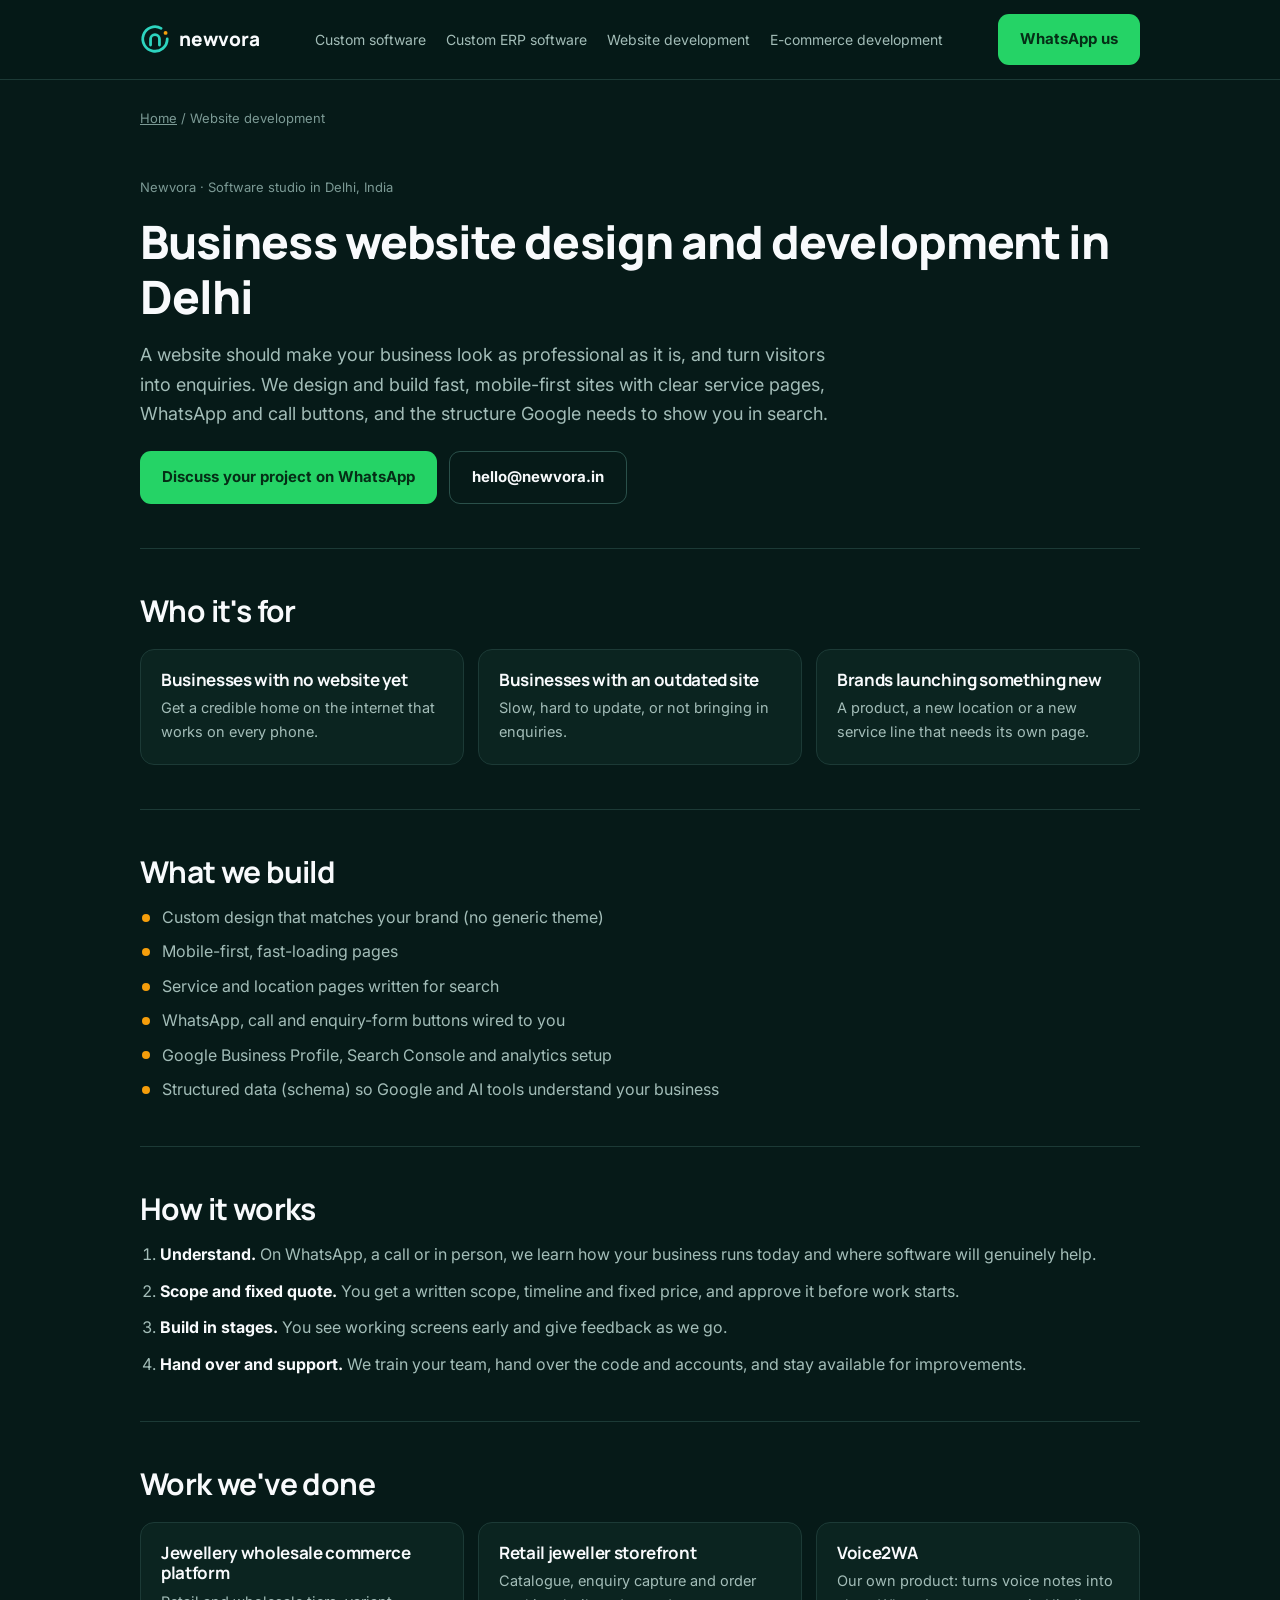
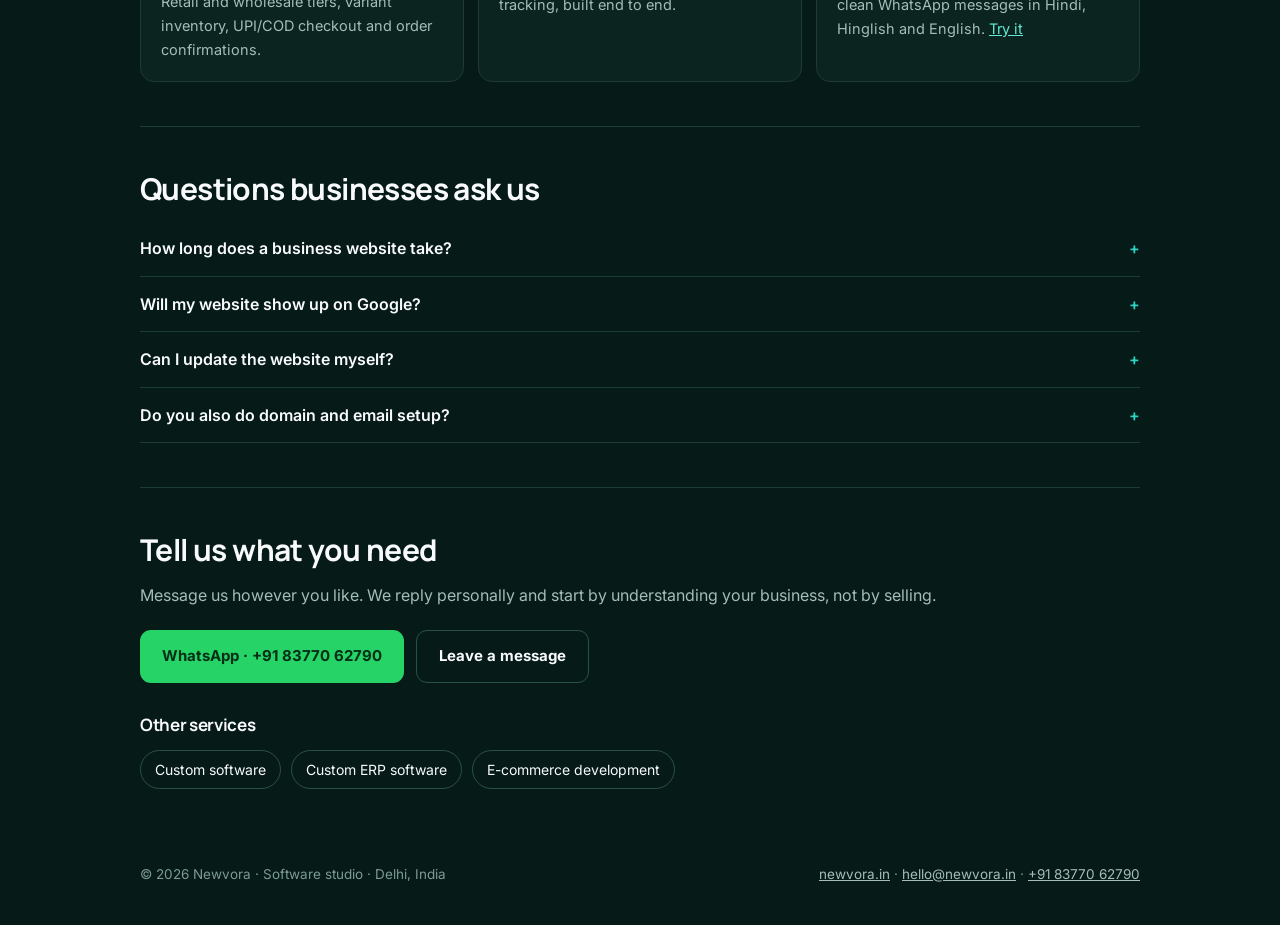
<file: website-development/index.html>
<!DOCTYPE html>
<html lang="en">
<head>
<meta charset="UTF-8">
<meta name="viewport" content="width=device-width, initial-scale=1.0">
<title>Business Website Design &amp; Development Company in Delhi | Newvora</title>
<meta name="description" content="Newvora designs and builds fast, professional business websites for Delhi NCR companies: clear service pages, WhatsApp enquiries, Google-ready structure. You own the site.">
<link rel="canonical" href="https://newvora.in/website-development/">
<meta name="robots" content="index, follow, max-image-preview:large">
<meta property="og:title" content="Business Website Design &amp; Development Company in Delhi | Newvora">
<meta property="og:description" content="Newvora designs and builds fast, professional business websites for Delhi NCR companies: clear service pages, WhatsApp enquiries, Google-ready structure. You own the site.">
<meta property="og:type" content="website">
<meta property="og:url" content="https://newvora.in/website-development/">
<meta property="og:image" content="https://newvora.in/brand/og-image.png">
<link rel="icon" href="/favicon.svg" type="image/svg+xml">
<link rel="apple-touch-icon" href="/apple-touch-icon.png">
<meta name="theme-color" content="#061A18">
<link rel="preconnect" href="https://fonts.googleapis.com">
<link rel="preconnect" href="https://fonts.gstatic.com" crossorigin>
<link href="https://fonts.googleapis.com/css2?family=Manrope:wght@700;800&family=Inter:wght@400;500;600;700&display=swap" rel="stylesheet">
<link rel="stylesheet" href="/assets/site.css">
<script type="application/ld+json">[{"@context": "https://schema.org", "@type": "Service", "@id": "https://newvora.in/website-development/#service", "name": "Website development", "serviceType": "Website development", "description": "Newvora designs and builds fast, professional business websites for Delhi NCR companies: clear service pages, WhatsApp enquiries, Google-ready structure. You own the site.", "url": "https://newvora.in/website-development/", "provider": {"@id": "https://newvora.in/#org"}, "areaServed": [{"@type": "City", "name": "Delhi"}, {"@type": "Country", "name": "India"}]}, {"@context": "https://schema.org", "@type": "BreadcrumbList", "itemListElement": [{"@type": "ListItem", "position": 1, "name": "Home", "item": "https://newvora.in/"}, {"@type": "ListItem", "position": 2, "name": "Website development", "item": "https://newvora.in/website-development/"}]}, {"@context": "https://schema.org", "@type": "FAQPage", "mainEntity": [{"@type": "Question", "name": "How long does a business website take?", "acceptedAnswer": {"@type": "Answer", "text": "The timeline depends on the number of pages and features. It is written into your quote before we start."}}, {"@type": "Question", "name": "Will my website show up on Google?", "acceptedAnswer": {"@type": "Answer", "text": "We build every site with the technical structure Google needs: fast pages, clear titles, a sitemap and schema markup. Ranking also depends on reviews and other sites mentioning you, and we guide you on those too."}}, {"@type": "Question", "name": "Can I update the website myself?", "acceptedAnswer": {"@type": "Answer", "text": "Yes, if you want to. We can set it up so you can edit text and photos, or we can handle updates for you."}}, {"@type": "Question", "name": "Do you also do domain and email setup?", "acceptedAnswer": {"@type": "Answer", "text": "Yes. We connect your domain, set up professional email addresses and make sure they land in inboxes, not spam."}}]}]</script>
</head>
<body>
<header><div class="nav"><a class="logo" href="/"><svg viewBox="6 6 108 108" xmlns="http://www.w3.org/2000/svg" aria-hidden="true"><path d="M104 60 A44 44 0 1 1 82 21.9" fill="none" stroke="#2DD4BF" stroke-width="10" stroke-linecap="round"/><circle cx="98.1" cy="38" r="7" fill="#F59E0B"/><path d="M44 82 V60 a16 16 0 0 1 32 0 V82" fill="none" stroke="#2DD4BF" stroke-width="10" stroke-linecap="round" stroke-linejoin="round"/></svg>newvora</a><nav class="navlinks" aria-label="Services"><a href="/custom-software-development/">Custom software</a><a href="/custom-erp-software/">Custom ERP software</a><a href="/website-development/">Website development</a><a href="/ecommerce-development/">E-commerce development</a></nav><a class="btn btn-wa" href="https://wa.me/918377062790?text=Hi%20Newvora%2C%20I%27m%20interested%20in%20Website%20development" target="_blank" rel="noopener">WhatsApp us</a></div></header>
<main>
<div class="crumbs"><a href="/">Home</a> / Website development</div>
<section>
<span style="font-size:13px;color:var(--dim)">Newvora · Software studio in Delhi, India</span>
<h1>Business website design and development in Delhi</h1>
<p class="lead">A website should make your business look as professional as it is, and turn visitors into enquiries. We design and build fast, mobile-first sites with clear service pages, WhatsApp and call buttons, and the structure Google needs to show you in search.</p>
<div class="ctas"><a class="btn btn-wa" href="https://wa.me/918377062790?text=Hi%20Newvora%2C%20I%27m%20interested%20in%20Website%20development" target="_blank" rel="noopener">Discuss your project on WhatsApp</a><a class="btn btn-line" href="mailto:hello@newvora.in">hello@newvora.in</a></div>
</section>
<section><h2>Who it's for</h2><div class="grid"><div class="card"><h3>Businesses with no website yet</h3><p>Get a credible home on the internet that works on every phone.</p></div><div class="card"><h3>Businesses with an outdated site</h3><p>Slow, hard to update, or not bringing in enquiries.</p></div><div class="card"><h3>Brands launching something new</h3><p>A product, a new location or a new service line that needs its own page.</p></div></div></section>
<section><h2>What we build</h2><ul class="ticks"><li>Custom design that matches your brand (no generic theme)</li><li>Mobile-first, fast-loading pages</li><li>Service and location pages written for search</li><li>WhatsApp, call and enquiry-form buttons wired to you</li><li>Google Business Profile, Search Console and analytics setup</li><li>Structured data (schema) so Google and AI tools understand your business</li></ul></section>
<section><h2>How it works</h2><ol class="steps"><li><b>Understand.</b> On WhatsApp, a call or in person, we learn how your business runs today and where software will genuinely help.</li><li><b>Scope and fixed quote.</b> You get a written scope, timeline and fixed price, and approve it before work starts.</li><li><b>Build in stages.</b> You see working screens early and give feedback as we go.</li><li><b>Hand over and support.</b> We train your team, hand over the code and accounts, and stay available for improvements.</li></ol></section>
<section><h2>Work we've done</h2><div class="grid"><div class="card"><h3>Jewellery wholesale commerce platform</h3><p>Retail and wholesale tiers, variant inventory, UPI/COD checkout and order confirmations.</p></div><div class="card"><h3>Retail jeweller storefront</h3><p>Catalogue, enquiry capture and order tracking, built end to end.</p></div><div class="card"><h3>Voice2WA</h3><p>Our own product: turns voice notes into clean WhatsApp messages in Hindi, Hinglish and English. <a href="https://whatsapp-theta-nine.vercel.app/" target="_blank" rel="noopener">Try it</a></p></div></div></section>
<section><h2>Questions businesses ask us</h2><details><summary>How long does a business website take?</summary><p>The timeline depends on the number of pages and features. It is written into your quote before we start.</p></details><details><summary>Will my website show up on Google?</summary><p>We build every site with the technical structure Google needs: fast pages, clear titles, a sitemap and schema markup. Ranking also depends on reviews and other sites mentioning you, and we guide you on those too.</p></details><details><summary>Can I update the website myself?</summary><p>Yes, if you want to. We can set it up so you can edit text and photos, or we can handle updates for you.</p></details><details><summary>Do you also do domain and email setup?</summary><p>Yes. We connect your domain, set up professional email addresses and make sure they land in inboxes, not spam.</p></details></section>
<section style="border-bottom:none"><h2>Tell us what you need</h2><p>Message us however you like. We reply personally and start by understanding your business, not by selling.</p><div class="ctas"><a class="btn btn-wa" href="https://wa.me/918377062790?text=Hi%20Newvora%2C%20I%27m%20interested%20in%20Website%20development" target="_blank" rel="noopener">WhatsApp · +91 83770 62790</a><a class="btn btn-line" href="/#contact">Leave a message</a></div><h3 style="margin-top:32px">Other services</h3><div class="related"><a href="/custom-software-development/">Custom software</a><a href="/custom-erp-software/">Custom ERP software</a><a href="/ecommerce-development/">E-commerce development</a></div></section>
</main>
<footer><span>© 2026 Newvora · Software studio · Delhi, India</span><span><a href="/">newvora.in</a> · <a href="mailto:hello@newvora.in">hello@newvora.in</a> · <a href="tel:+918377062790">+91 83770 62790</a></span></footer>
</body>
</html>
</file>
<file: assets/site.css>
:root{--bg:#061A18;--panel:#0B2420;--panel2:#0F2E2A;--line:#1C3A36;--line2:#2A504A;--text:#F8FAFC;--muted:#A3BDB8;--dim:#7C9A95;--accent:#2DD4BF;--accent-soft:#5EEAD4;--amber:#F59E0B;--wa:#25D366;--r:14px;--max:1040px;}
*{box-sizing:border-box;margin:0;padding:0}
html{scroll-behavior:smooth}
body{background:var(--bg);color:var(--text);font-family:'Inter',system-ui,sans-serif;line-height:1.65;-webkit-font-smoothing:antialiased;font-size:16px}
a{color:var(--accent-soft)}a:hover{color:var(--text)}
h1,h2,h3{font-family:'Manrope',sans-serif;letter-spacing:-.02em;line-height:1.2}
h1{font-size:clamp(30px,4.6vw,46px);font-weight:800;margin:14px 0 16px}
h2{font-size:clamp(22px,3vw,30px);font-weight:700;margin:0 0 14px}
h3{font-size:17px;font-weight:700;margin:0 0 6px}
p{margin:0 0 14px;color:var(--muted)}
p b,li b{color:var(--text)}
header{position:sticky;top:0;z-index:50;background:rgba(6,26,24,.9);backdrop-filter:blur(14px);border-bottom:1px solid var(--line)}
.nav{max-width:var(--max);margin:0 auto;display:flex;align-items:center;justify-content:space-between;gap:16px;padding:14px 20px;flex-wrap:wrap}
.logo{display:flex;align-items:center;gap:9px;font-family:'Manrope',sans-serif;font-weight:800;font-size:19px;color:var(--text);text-decoration:none}
.logo svg{width:30px;height:30px}
.navlinks{display:flex;gap:20px;flex-wrap:wrap;font-size:14px}
.navlinks a{color:var(--muted);text-decoration:none}.navlinks a:hover{color:var(--text)}
main{max-width:var(--max);margin:0 auto;padding:0 20px}
.crumbs{font-size:13px;color:var(--dim);padding-top:28px}.crumbs a{color:var(--dim)}
section{padding:44px 0;border-bottom:1px solid var(--line)}
.lead{font-size:18px;max-width:720px}
.grid{display:grid;grid-template-columns:repeat(auto-fit,minmax(240px,1fr));gap:14px;margin-top:20px}
.card{background:var(--panel);border:1px solid var(--line);border-radius:var(--r);padding:20px}
.card p{font-size:14.5px;margin:0}
ul.ticks{list-style:none;margin:10px 0 0;display:grid;gap:8px}
ul.ticks li{padding-left:22px;position:relative;color:var(--muted)}
ul.ticks li::before{content:"";position:absolute;left:2px;top:.62em;width:8px;height:8px;border-radius:50%;background:var(--amber)}
ol.steps{margin:10px 0 0 20px;display:grid;gap:10px;color:var(--muted)}
.btn{display:inline-flex;align-items:center;gap:8px;font-weight:700;font-size:15px;padding:13px 22px;border-radius:11px;text-decoration:none}
.btn-wa{background:var(--wa);color:#052e16}.btn-wa:hover{color:#052e16;filter:brightness(1.07)}
.btn-line{border:1px solid var(--line2);color:var(--text)}.btn-line:hover{border-color:var(--accent)}
.ctas{display:flex;gap:12px;flex-wrap:wrap;margin-top:22px}
details{border-bottom:1px solid var(--line);padding:14px 0}
summary{cursor:pointer;font-weight:600;color:var(--text);list-style:none}
summary::after{content:"+";float:right;color:var(--accent)}
details[open] summary::after{content:"\2212"}
details p{margin-top:10px}
.related{display:flex;gap:10px;flex-wrap:wrap;margin-top:14px}
.related a{border:1px solid var(--line2);border-radius:100px;padding:7px 14px;font-size:14px;text-decoration:none;color:var(--text)}
footer{max-width:var(--max);margin:0 auto;padding:30px 20px 40px;color:var(--dim);font-size:13.5px;display:flex;justify-content:space-between;gap:16px;flex-wrap:wrap}
footer a{color:var(--muted)}
@media(max-width:640px){.navlinks{display:none}}
</file>
